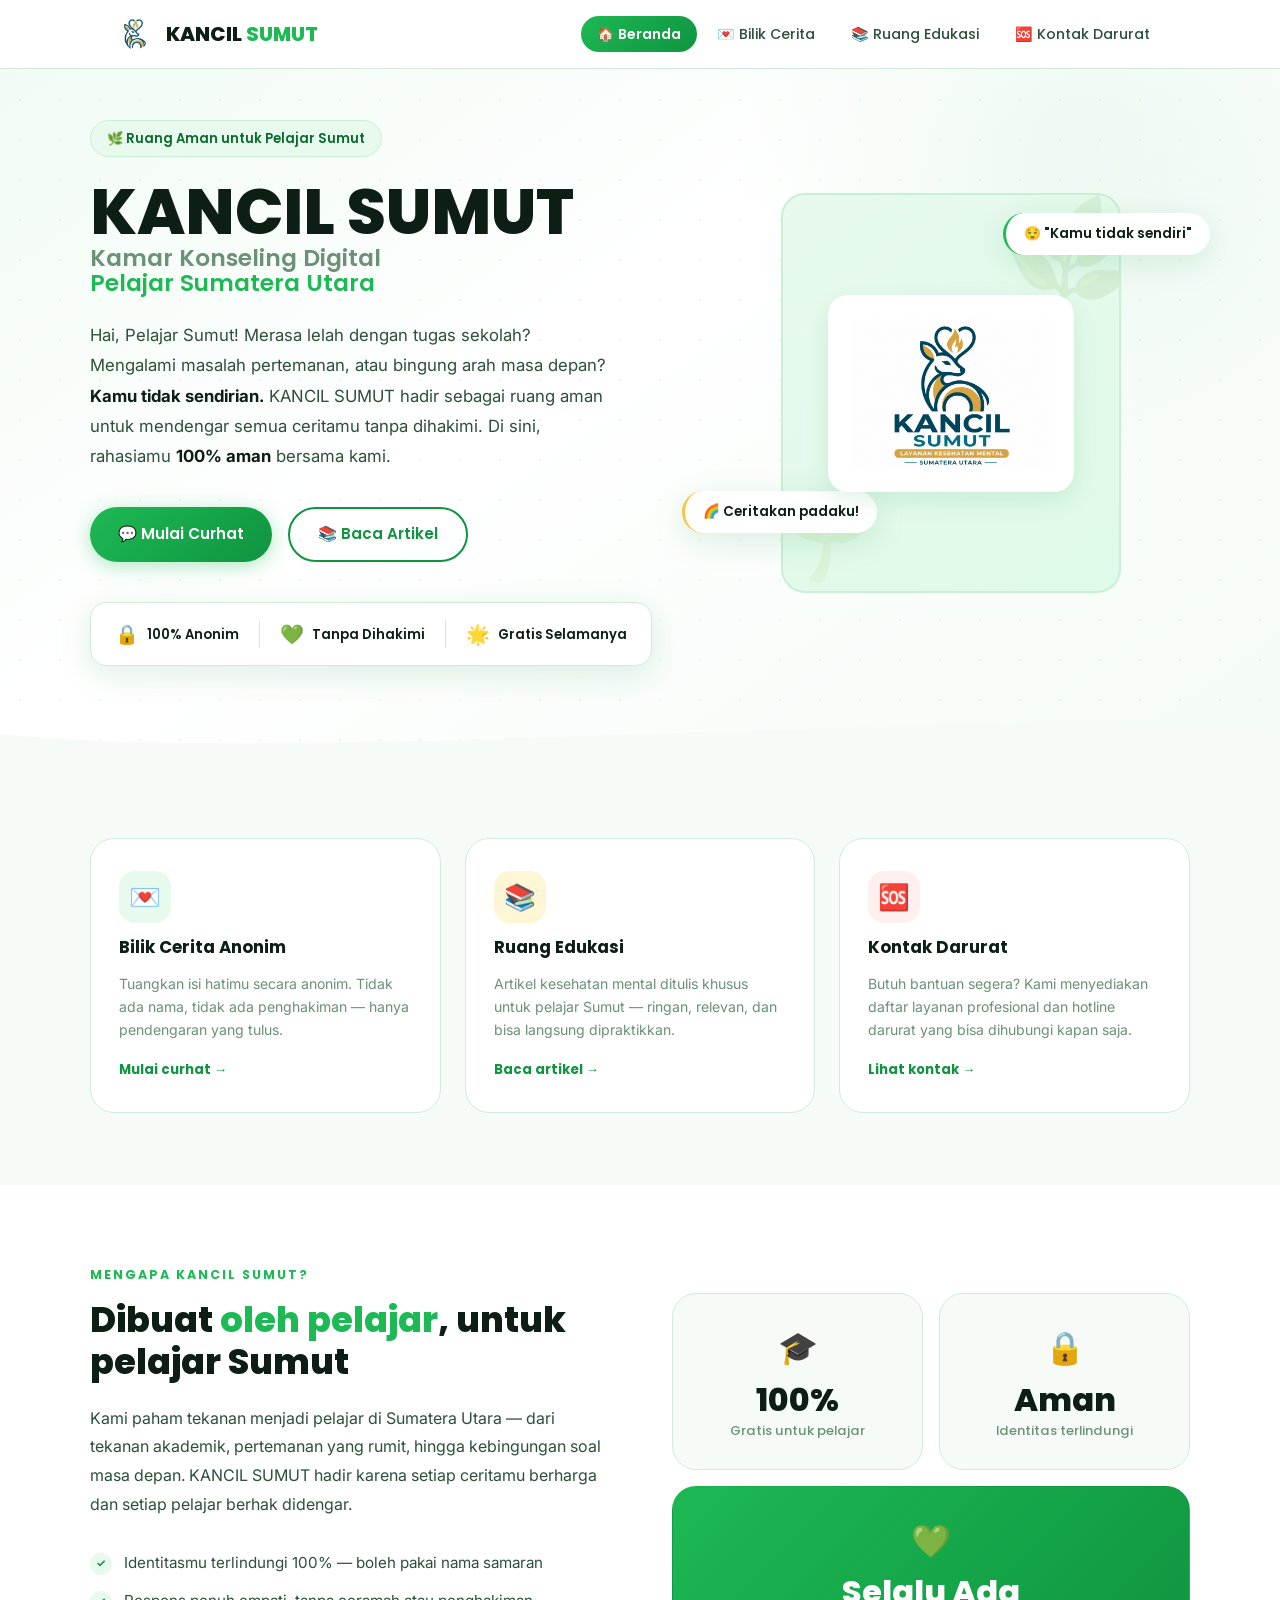
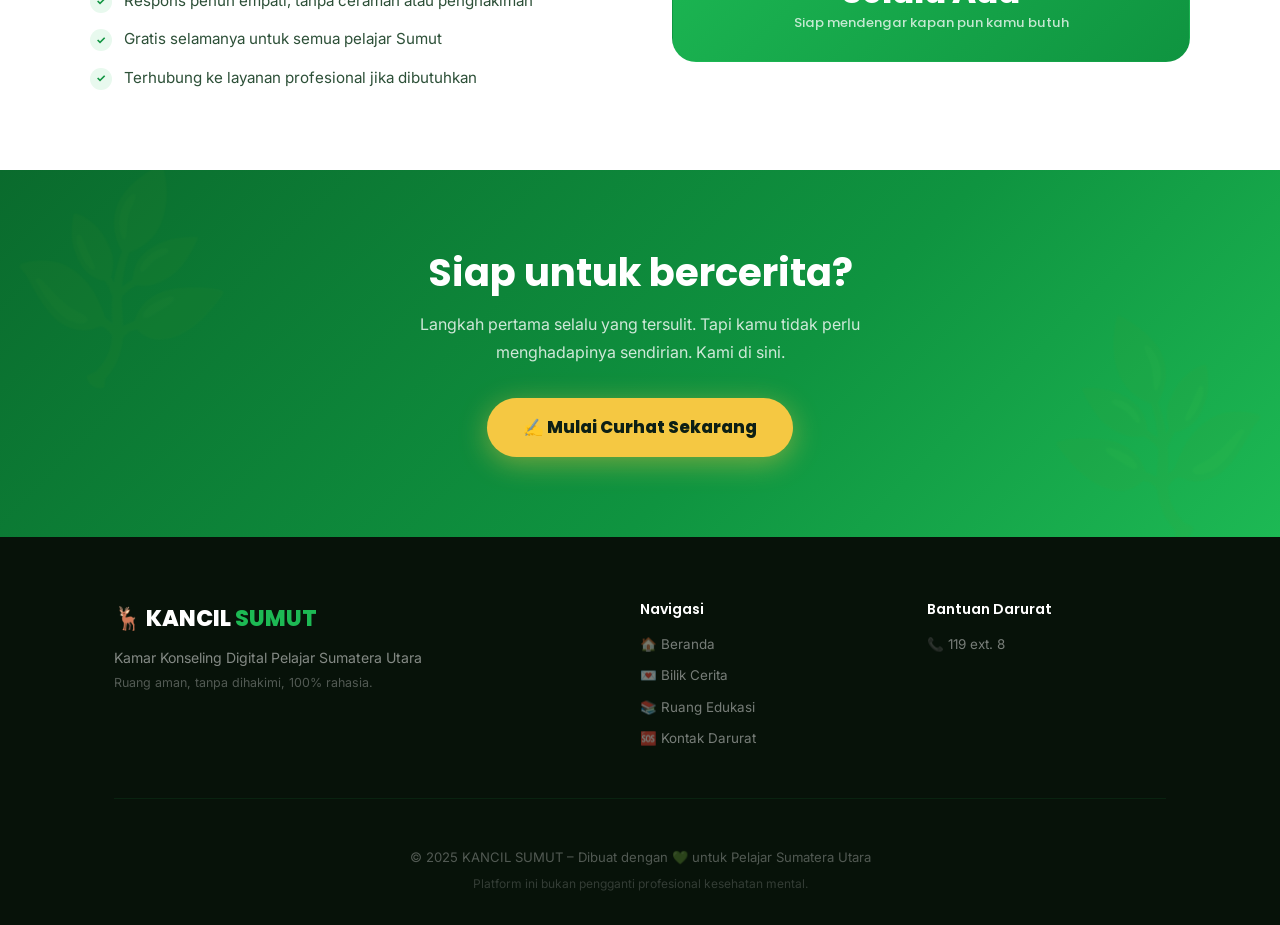
<file: index.html>
<!DOCTYPE html>
<html lang="id">
<head>
    <link rel="icon" type="image/png" href="loco-icon.png" />
  <meta charset="UTF-8" />
  <meta name="viewport" content="width=device-width, initial-scale=1.0" />
  <title>KANCIL SUMUT – Beranda</title>
  <link rel="stylesheet" href="style.css" />
  <style>

    .hero {
      display: flex;
      align-items: center;
      background: linear-gradient(145deg, #F0FBF4 0%, #FFFFFF 45%, #F4FBF6 100%);
      padding: 120px 24px 100px;
      position: relative;
    }

    /* Pola titik hijau */
    .hero::before {
      content: '';
      position: absolute;
      inset: 0;
      background-image: radial-gradient(circle, rgba(29,185,84,0.11) 1.5px, transparent 1.5px);
      background-size: 40px 40px;
      pointer-events: none;
    }

    /* Lingkaran cahaya */
    .hero::after {
      content: '';
      position: absolute;
      width: 700px; height: 700px;
      border-radius: 50%;
      background: radial-gradient(circle, rgba(29,185,84,0.07) 0%, transparent 70%);
      top: -200px; right: -150px;
      pointer-events: none;
      z-index: 0;
    }

    .hero-container {
      max-width: 1100px;
      margin: 0 auto;
      display: grid;
      grid-template-columns: 1fr 1fr;
      gap: 60px;
      align-items: center;
      width: 100%;
      position: relative;
      z-index: 1;
    }

    .hero-badge {
      display: inline-flex;
      align-items: center;
      gap: 6px;
      background: var(--green-light);
      color: var(--green-deep);
      font-family: var(--font-display);
      font-weight: 600;
      font-size: 0.82rem;
      padding: 7px 16px;
      border-radius: 50px;
      margin-bottom: 20px;
      border: 1px solid var(--green-soft);
    }

    .hero-title {
      font-size: clamp(2.4rem, 5vw, 4rem);
      font-weight: 800;
      line-height: 1.08;
      color: var(--dark);
      margin-bottom: 24px;
    }

    .hero-subtitle-line {
      display: block;
      font-size: clamp(1rem, 2.2vw, 1.45rem);
      font-weight: 600;
      color: var(--muted);
    }
    .hero-subtitle-line.accent { color: var(--green); }

    .hero-greeting {
      font-size: 1.05rem;
      color: var(--mid);
      line-height: 1.8;
      margin-bottom: 36px;
      max-width: 520px;
    }
    .hero-greeting strong { color: var(--dark); }

    .hero-actions { display: flex; gap: 16px; flex-wrap: wrap; margin-bottom: 40px; }

    /* Stats bar */
    .hero-stats {
      display: flex;
      align-items: center;
      gap: 20px;
      padding: 16px 24px;
      background: var(--white);
      border-radius: var(--radius-md);
      box-shadow: var(--shadow-md);
      width: fit-content;
      border: 1px solid var(--border);
    }

    .stat-item { display: flex; align-items: center; gap: 8px; }
    .stat-icon { font-size: 1.2rem; }
    .stat-label {
      font-family: var(--font-display);
      font-weight: 600;
      font-size: 0.82rem;
      color: var(--dark);
      white-space: nowrap;
    }
    .stat-divider { width: 1px; height: 28px; background: var(--border); }

    /* ── HERO VISUAL ── */
    .hero-visual {
      position: relative;
      display: flex;
      justify-content: center;
      align-items: center;
    }

    .photo-frame { position: relative; width: 340px; height: 400px; }

    .photo-placeholder {
      width: 100%; height: 100%;
      background: linear-gradient(145deg, var(--green-light), #DFFAE8);
      border-radius: var(--radius-lg);
      display: flex;
      align-items: center;
      justify-content: center;
      border: 2px solid var(--green-soft);
      position: relative;
      overflow: hidden;
    }

    .photo-placeholder::before {
      content: '🌿';
      position: absolute;
      font-size: 6rem;
      opacity: 0.1;
      top: -10px; right: -10px;
      transform: rotate(-20deg);
    }
    .photo-placeholder::after {
      content: '🌱';
      position: absolute;
      font-size: 5rem;
      opacity: 0.1;
      bottom: -10px; left: -10px;
      transform: rotate(15deg);
    }

    .photo-placeholder-inner { text-align: center; position: relative; z-index: 1; }

    .photo-icon {
      font-size: 4.5rem;
      display: block;
      margin-bottom: 12px;
      animation: float 3s ease-in-out infinite;
    }

.logo-frame {
      padding: 28px;
    }
    .hero-logo-img {
      max-width: 88%;
      max-height: 88%;
      width: auto;
      height: auto;
      object-fit: contain;
      position: relative;
      z-index: 1;
      background: var(--white);
      border-radius: 20px;
      padding: 24px;
      box-shadow: 0 8px 24px rgba(15,148,64,0.12);
    }

    @keyframes float {
      0%,100% { transform: translateY(0); }
      50%      { transform: translateY(-10px); }
    }

    .photo-caption {
      font-family: var(--font-display);
      font-weight: 700;
      font-size: 1.05rem;
      color: var(--green-deep);
      margin-bottom: 4px;
    }
    .photo-hint { font-size: 0.78rem; color: var(--muted); }

    .photo-badge {
      position: absolute;
      bottom: -16px; left: 50%;
      transform: translateX(-50%);
      background: linear-gradient(135deg, var(--green-dark), var(--green-deep));
      color: var(--white);
      font-family: var(--font-display);
      font-weight: 600;
      font-size: 0.8rem;
      padding: 8px 20px;
      border-radius: 50px;
      white-space: nowrap;
      box-shadow: 0 4px 16px rgba(15,148,64,0.4);
    }

    .floating-card {
      position: absolute;
      background: var(--white);
      font-family: var(--font-display);
      font-weight: 600;
      font-size: 0.85rem;
      padding: 10px 18px;
      border-radius: 50px;
      box-shadow: var(--shadow-md);
      color: var(--dark);
      white-space: nowrap;
    }
    .card-1 { top: 20px; right: -20px; animation: float 3s ease-in-out infinite; border-left: 3px solid var(--green); }
    .card-2 { bottom: 60px; left: -30px; animation: float 3s ease-in-out infinite 1.5s; border-left: 3px solid var(--gold); }

    /* Wave divider */
    .wave-divider { position: absolute; bottom: 0; left: 0; width: 100%; line-height: 0; }
    .wave-divider svg { display: block; width: 100%; height: 64px; }

    /* ── FITUR KILAT (3 kartu di bawah hero) ── */
    .quick-features {
      padding: 72px 24px;
      background: var(--off-white);
    }

    .quick-grid {
      display: grid;
      grid-template-columns: repeat(3, 1fr);
      gap: 24px;
      max-width: 1100px;
      margin: 0 auto;
    }

    .quick-card {
      background: var(--white);
      border-radius: var(--radius-lg);
      padding: 32px 28px;
      border: 1px solid var(--border);
      display: flex;
      flex-direction: column;
      gap: 14px;
      transition: var(--transition);
      cursor: pointer;
      text-decoration: none;
      color: inherit;
    }

    .quick-card:hover {
      transform: translateY(-6px);
      box-shadow: var(--shadow-lg);
      border-color: var(--green-soft);
    }

    .quick-card-icon {
      width: 52px; height: 52px;
      border-radius: var(--radius-md);
      display: flex;
      align-items: center;
      justify-content: center;
      font-size: 1.6rem;
    }

    .qi-1 { background: var(--green-light); }
    .qi-2 { background: #FFF6D5; }
    .qi-3 { background: #FFF0F0; }

    .quick-card h3 {
      font-size: 1.05rem;
      font-weight: 700;
      color: var(--dark);
    }

    .quick-card p {
      font-size: 0.88rem;
      color: var(--muted);
      line-height: 1.65;
      flex: 1;
    }

    .quick-card-arrow {
      font-size: 0.82rem;
      font-weight: 700;
      font-family: var(--font-display);
      color: var(--green-dark);
      display: flex;
      align-items: center;
      gap: 4px;
      margin-top: 4px;
    }

    /* ── WHY SECTION ── */
    .why-section {
      padding: 80px 24px;
      background: var(--white);
    }

    .why-inner {
      max-width: 1100px;
      margin: 0 auto;
      display: grid;
      grid-template-columns: 1fr 1fr;
      gap: 64px;
      align-items: center;
    }

   
    .why-eyebrow {
      font-family: var(--font-display);
      font-size: 0.78rem;
      font-weight: 700;
      text-transform: uppercase;
      letter-spacing: 2px;
      color: var(--green);
      margin-bottom: 14px;
    }

    .why-title {
      font-size: clamp(1.6rem, 3vw, 2.2rem);
      font-weight: 800;
      color: var(--dark);
      margin-bottom: 20px;
      line-height: 1.2;
    }

    .why-title span { color: var(--green); }

    .why-desc {
      font-size: 1rem;
      color: var(--mid);
      line-height: 1.8;
      margin-bottom: 32px;
    }

    .why-list {
      list-style: none;
      display: flex;
      flex-direction: column;
      gap: 14px;
    }

    .why-list li {
      display: flex;
      align-items: flex-start;
      gap: 12px;
      font-size: 0.95rem;
      color: var(--mid);
    }

    .why-check {
      width: 22px; height: 22px;
      background: var(--green-light);
      border-radius: 50%;
      display: flex;
      align-items: center;
      justify-content: center;
      font-size: 0.7rem;
      color: var(--green-dark);
      flex-shrink: 0;
      margin-top: 2px;
      font-weight: 700;
    }

    .why-visual-col {
      display: grid;
      grid-template-columns: 1fr 1fr;
      gap: 16px;
    }

    .why-stat-card {
      background: var(--off-white);
      border: 1px solid var(--border);
      border-radius: var(--radius-lg);
      padding: 28px 20px;
      text-align: center;
    }

    .why-stat-card.highlight {
      background: linear-gradient(135deg, var(--green), var(--green-dark));
      border-color: transparent;
      grid-column: span 2;
    }

    .wsc-icon { font-size: 2rem; margin-bottom: 10px; display: block; }
    .wsc-num {
      font-family: var(--font-display);
      font-weight: 800;
      font-size: 2rem;
      color: var(--dark);
      line-height: 1;
      margin-bottom: 4px;
    }
    .why-stat-card.highlight .wsc-num { color: var(--white); }
    .wsc-label { font-size: 0.82rem; color: var(--muted); font-family: var(--font-display); font-weight: 500; }
    .why-stat-card.highlight .wsc-label { color: rgba(255,255,255,0.75); }

    /* ── CTA AKHIR BERANDA ── */
    .home-cta {
      padding: 80px 24px;
      background: linear-gradient(135deg, var(--green-deep) 0%, var(--green-dark) 60%, var(--green) 100%);
      text-align: center;
      position: relative;
      overflow: hidden;
    }

    .home-cta::before {
      content: '🌿';
      position: absolute;
      font-size: 10rem;
      opacity: 0.06;
      top: -20px; left: 20px;
      transform: rotate(-25deg);
    }
    .home-cta::after {
      content: '🌿';
      position: absolute;
      font-size: 10rem;
      opacity: 0.06;
      bottom: -20px; right: 20px;
      transform: rotate(25deg) scaleX(-1);
    }

    .home-cta h2 {
      font-size: clamp(1.6rem, 3.5vw, 2.4rem);
      color: var(--white);
      margin-bottom: 14px;
      position: relative;
    }

    .home-cta p {
      color: rgba(255,255,255,0.8);
      font-size: 1rem;
      max-width: 500px;
      margin: 0 auto 32px;
      line-height: 1.75;
      position: relative;
    }

    .btn-gold {
      display: inline-flex;
      align-items: center;
      gap: 10px;
      background: var(--gold);
      color: var(--dark);
      font-family: var(--font-display);
      font-weight: 800;
      font-size: 1.05rem;
      padding: 16px 36px;
      border-radius: 50px;
      transition: var(--transition);
      box-shadow: 0 6px 28px rgba(245,200,66,0.45);
      position: relative;
    }

    .btn-gold:hover {
      transform: translateY(-4px) scale(1.02);
      box-shadow: 0 12px 40px rgba(245,200,66,0.6);
    }

    /* Responsive */
    @media (max-width: 900px) {
      .hero-container { grid-template-columns: 1fr; gap: 48px; text-align: center; }
      .hero-visual { order: -1; }
      .hero-actions { justify-content: center; }
      .hero-stats { margin: 0 auto; flex-wrap: wrap; justify-content: center; }
      .quick-grid { grid-template-columns: 1fr; }
      .why-inner { grid-template-columns: 1fr; gap: 40px; }
      .why-visual-col { grid-template-columns: repeat(2,1fr); }
    }

    @media (max-width: 640px) {
      .hero { padding: 88px 20px 60px; }
      .hero-title { font-size: 2rem; }
      .photo-frame { width: 260px; height: 300px; }
      .card-1 { right: -10px; }
      .card-2 { left: -10px; }
      .stat-divider { display: none; }
      .hero-stats { gap: 12px; padding: 12px 16px; }
    }
  </style>
</head>
<body>

  <!-- NAVBAR -->
  <nav class="navbar" id="navbar">
    <div class="nav-container">
     <a href="index.html" class="nav-logo">
    <img src="loco-icon.png"
         class="logo-icon">

    <span>KANCIL <span class="logo-accent">SUMUT</span></span>
</a>
      <button class="nav-toggle" id="navToggle" aria-label="Buka menu">
        <span></span><span></span><span></span>
      </button>
      <ul class="nav-links" id="navLinks">
        <li><a href="index.html"           class="nav-link active">🏠 Beranda</a></li>
        <li><a href="bilik.html"    class="nav-link">💌 Bilik Cerita</a></li>
        <li><a href="re.html"   class="nav-link">📚 Ruang Edukasi</a></li>
        <li><a href="kontak.html".html"  class="nav-link">🆘 Kontak Darurat</a></li>
      </ul>
    </div>
  </nav>

  <!-- HERO -->
  <section class="hero">
    <div class="hero-container">
      <div class="hero-content">
        <div class="hero-badge">🌿 Ruang Aman untuk Pelajar Sumut</div>
        <h1 class="hero-title">
          KANCIL SUMUT
          <span class="hero-subtitle-line">Kamar Konseling Digital</span>
          <span class="hero-subtitle-line accent">Pelajar Sumatera Utara</span>
        </h1>
        <p class="hero-greeting">
          Hai, Pelajar Sumut! Merasa lelah dengan tugas sekolah? Mengalami masalah pertemanan,
          atau bingung arah masa depan? <strong>Kamu tidak sendirian.</strong> KANCIL SUMUT hadir
          sebagai ruang aman untuk mendengar semua ceritamu tanpa dihakimi. Di sini, rahasiamu
          <strong>100% aman</strong> bersama kami.
        </p>
        <div class="hero-actions">
          <a href="bilik.html" class="btn btn-primary">💬 Mulai Curhat</a>
          <a href="re.html" class="btn btn-outline">📚 Baca Artikel</a>
        </div>
        <div class="hero-stats">
          <div class="stat-item"><span class="stat-icon">🔒</span><span class="stat-label">100% Anonim</span></div>
          <div class="stat-divider"></div>
          <div class="stat-item"><span class="stat-icon">💚</span><span class="stat-label">Tanpa Dihakimi</span></div>
          <div class="stat-divider"></div>
          <div class="stat-item"><span class="stat-icon">🌟</span><span class="stat-label">Gratis Selamanya</span></div>
        </div>
      </div>

<div class="hero-visual">
        <div class="photo-frame">
          <div class="photo-placeholder logo-frame">
            <img src="kancil.png" alt="KANCIL SUMUT - Layanan Kesehatan Mental Sumatera Utara" class="hero-logo-img" />
          </div>
        </div>
        <div class="floating-card card-1">😌 "Kamu tidak sendiri"</div>
        <div class="floating-card card-2">🌈 Ceritakan padaku!</div>
      </div>
    </div>

    <div class="wave-divider">
      <svg viewBox="0 0 1440 64" xmlns="http://www.w3.org/2000/svg" preserveAspectRatio="none">
        <path d="M0,32 C360,64 1080,0 1440,32 L1440,64 L0,64 Z" fill="#F7FBF8"/>
      </svg>
    </div>
  </section>

  <!-- QUICK FEATURES -->
  <section class="quick-features">
    <div class="quick-grid">
      <a href="bilik.html" class="quick-card fade-up">
        <div class="quick-card-icon qi-1">💌</div>
        <h3>Bilik Cerita Anonim</h3>
        <p>Tuangkan isi hatimu secara anonim. Tidak ada nama, tidak ada penghakiman — hanya pendengaran yang tulus.</p>
        <span class="quick-card-arrow">Mulai curhat →</span>
      </a>
      <a href="re.html" class="quick-card fade-up" style="transition-delay:80ms">
        <div class="quick-card-icon qi-2">📚</div>
        <h3>Ruang Edukasi</h3>
        <p>Artikel kesehatan mental ditulis khusus untuk pelajar Sumut — ringan, relevan, dan bisa langsung dipraktikkan.</p>
        <span class="quick-card-arrow">Baca artikel →</span>
      </a>
      <a href="kontak.html" class="quick-card fade-up" style="transition-delay:160ms">
        <div class="quick-card-icon qi-3">🆘</div>
        <h3>Kontak Darurat</h3>
        <p>Butuh bantuan segera? Kami menyediakan daftar layanan profesional dan hotline darurat yang bisa dihubungi kapan saja.</p>
        <span class="quick-card-arrow">Lihat kontak →</span>
      </a>
    </div>
  </section>

  <!-- WHY KANCIL -->
  <section class="why-section">
    <div class="why-inner">
      <div class="why-text-col fade-up">
        <p class="why-eyebrow">Mengapa KANCIL SUMUT?</p>
        <h2 class="why-title">Dibuat <span>oleh pelajar</span>, untuk pelajar Sumut</h2>
        <p class="why-desc">
          Kami paham tekanan menjadi pelajar di Sumatera Utara — dari tekanan akademik, pertemanan yang rumit,
          hingga kebingungan soal masa depan. KANCIL SUMUT hadir karena setiap ceritamu berharga dan setiap pelajar berhak didengar.
        </p>
        <ul class="why-list">
          <li><span class="why-check">✓</span> Identitasmu terlindungi 100% — boleh pakai nama samaran</li>
          <li><span class="why-check">✓</span> Respons penuh empati, tanpa ceramah atau penghakiman</li>
          <li><span class="why-check">✓</span> Gratis selamanya untuk semua pelajar Sumut</li>
          <li><span class="why-check">✓</span> Terhubung ke layanan profesional jika dibutuhkan</li>
        </ul>
      </div>
      <div class="why-visual-col fade-up" style="transition-delay:100ms">
        <div class="why-stat-card">
          <span class="wsc-icon">🎓</span>
          <div class="wsc-num">100%</div>
          <div class="wsc-label">Gratis untuk pelajar</div>
        </div>
        <div class="why-stat-card">
          <span class="wsc-icon">🔒</span>
          <div class="wsc-num">Aman</div>
          <div class="wsc-label">Identitas terlindungi</div>
        </div>
        <div class="why-stat-card highlight">
          <span class="wsc-icon">💚</span>
          <div class="wsc-num">Selalu Ada</div>
          <div class="wsc-label">Siap mendengar kapan pun kamu butuh</div>
        </div>
      </div>
    </div>
  </section>

  <!-- HOME CTA -->
  <section class="home-cta">
    <h2 class="fade-up">Siap untuk bercerita?</h2>
    <p class="fade-up">Langkah pertama selalu yang tersulit. Tapi kamu tidak perlu menghadapinya sendirian. Kami di sini.</p>
    <a href="bilik.html" class="btn-gold fade-up">✍️ Mulai Curhat Sekarang</a>
  </section>

  <!-- FOOTER -->
  <footer class="footer">
    <div class="container">
      <div class="footer-top">
        <div class="footer-brand">
          <div class="footer-logo">🦌 KANCIL <span>SUMUT</span></div>
          <p class="footer-tagline">Kamar Konseling Digital Pelajar Sumatera Utara</p>
          <p class="footer-tagline2">Ruang aman, tanpa dihakimi, 100% rahasia.</p>
        </div>
        <div class="footer-links-col">
          <h4>Navigasi</h4>
          <ul>
            <li><a href="index.html">🏠 Beranda</a></li>
            <li><a href="bilik.html">💌 Bilik Cerita</a></li>
            <li><a href="re.html">📚 Ruang Edukasi</a></li>
            <li><a href="kontak.html">🆘 Kontak Darurat</a></li>
          </ul>
        </div>
        <div class="footer-links-col">
          <h4>Bantuan Darurat</h4>
          <ul>
            <li><a href="tel:119">📞 119 ext. 8</a></li>
          </ul>
        </div>
      </div>
      <div class="footer-bottom">
        <p>© 2025 KANCIL SUMUT – Dibuat dengan 💚 untuk Pelajar Sumatera Utara</p>
        <p class="footer-disclaimer">Platform ini bukan pengganti profesional kesehatan mental.</p>
      </div>
    </div>
  </footer>

  <button class="scroll-top" id="scrollTop" aria-label="Kembali ke atas">↑</button>

  <script src="script.js"></script>
</body>
</html>
</file>
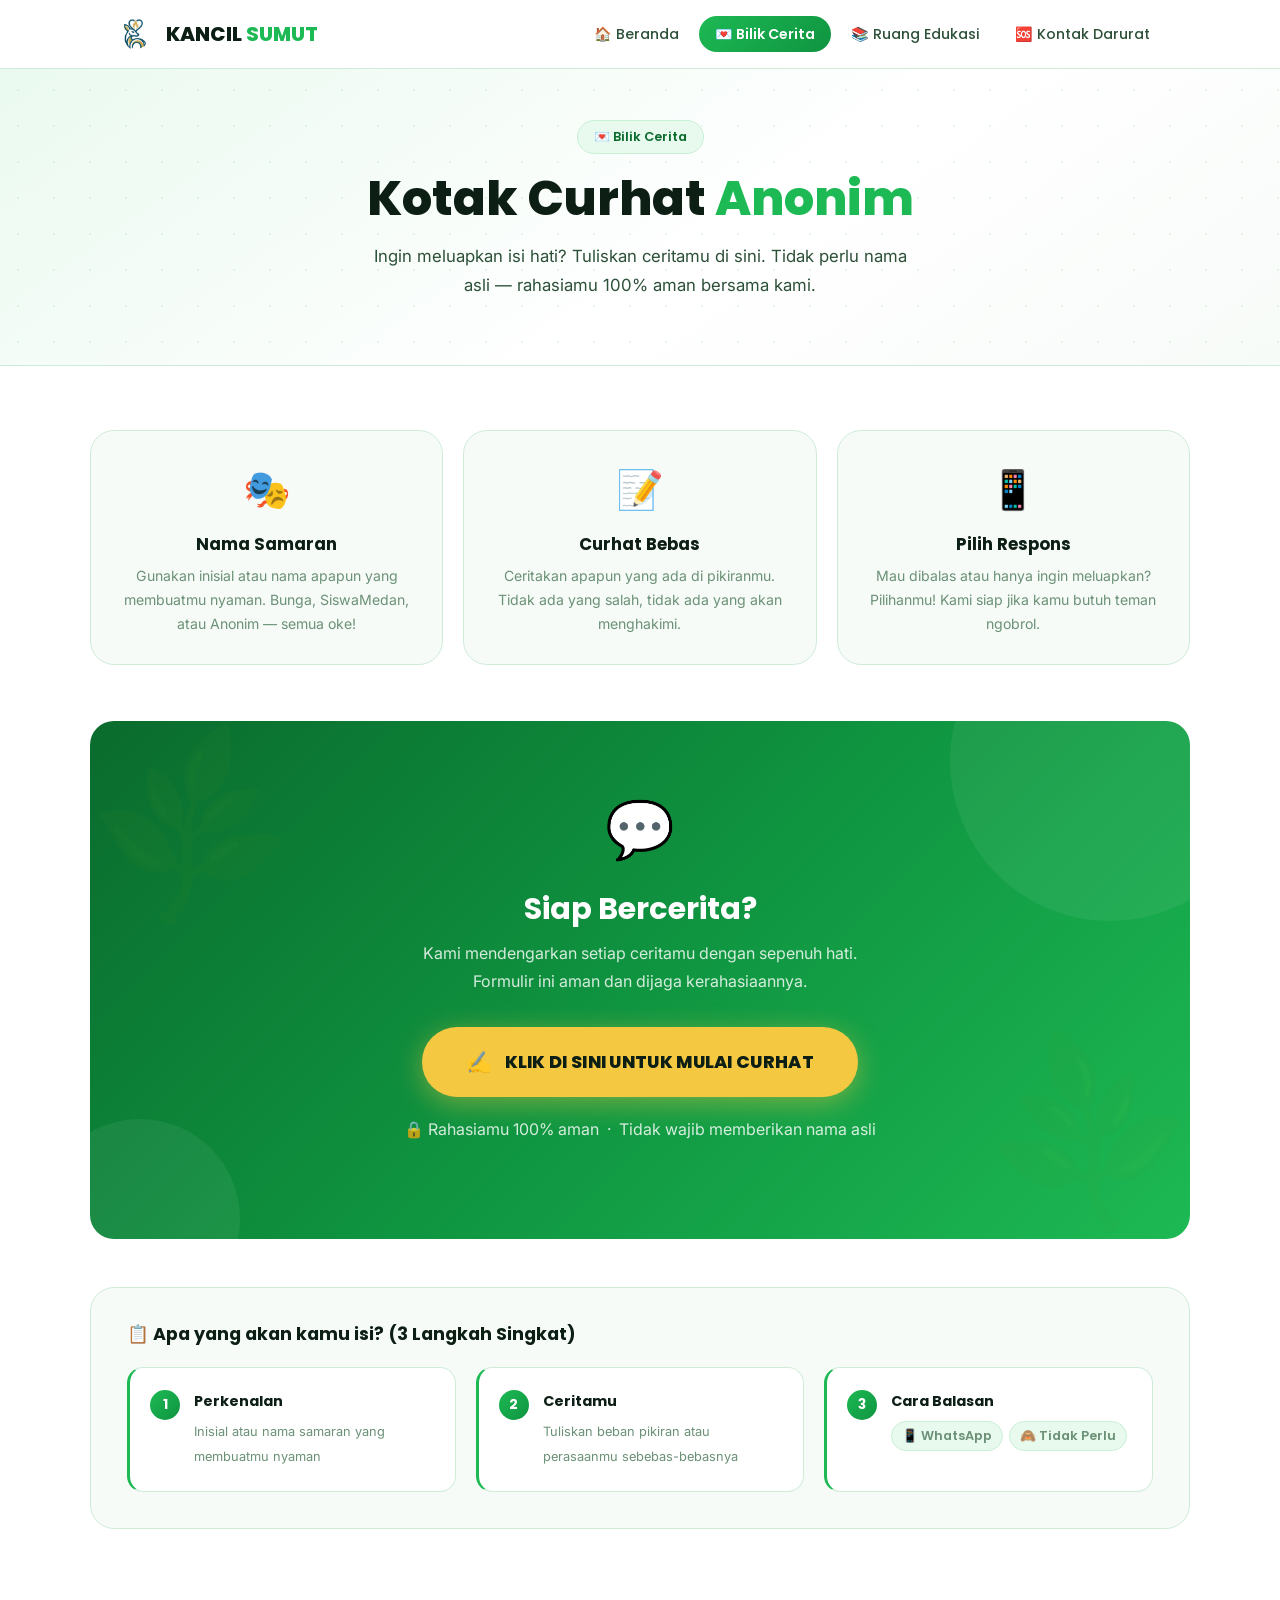
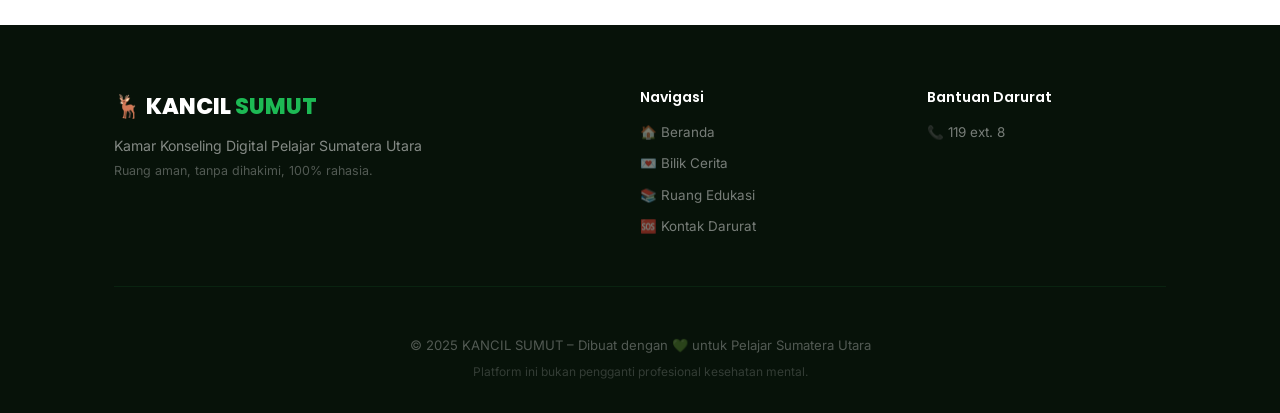
<file: bilik.html>
<!DOCTYPE html>
<html lang="id">
<head>
  <link rel="icon" type="image/png" href="loco-icon.png" />
  <meta charset="UTF-8" />
  <meta name="viewport" content="width=device-width, initial-scale=1.0" />
  <title>Bilik Cerita – KANCIL SUMUT</title>
  <link rel="stylesheet" href="style.css" />
  <style>
    .main-content { padding: 64px 24px 96px; background: var(--white); }

    /* ── FITUR CARDS ── */
    .feature-grid {
      display: grid;
      grid-template-columns: repeat(3,1fr);
      gap: 20px;
      max-width: 1100px;
      margin: 0 auto 56px;
    }

    .feature-card {
      background: var(--off-white);
      border: 1px solid var(--border);
      border-radius: var(--radius-lg);
      padding: 28px 24px;
      text-align: center;
      transition: var(--transition);
    }

    .feature-card:hover {
      transform: translateY(-5px);
      box-shadow: var(--shadow-md);
      border-color: var(--green-soft);
      background: var(--white);
    }

    .feature-icon { font-size: 2.4rem; display: block; margin-bottom: 14px; }
    .feature-card h3 { font-size: 1.05rem; margin-bottom: 10px; color: var(--dark); }
    .feature-card p { font-size: 0.88rem; color: var(--muted); line-height: 1.7; }

    /* ── CTA BOX ── */
    .cta-box {
      max-width: 1100px;
      margin: 0 auto 48px;
      background: linear-gradient(135deg, var(--green-deep) 0%, var(--green-dark) 50%, var(--green) 100%);
      border-radius: var(--radius-lg);
      padding: 64px 40px;
      text-align: center;
      position: relative;
      overflow: hidden;
    }

    .cta-box::before { content:'🌿'; position:absolute; font-size:9rem; opacity:0.06; top:-10px; left:10px; transform:rotate(-25deg); }
    .cta-box::after  { content:'🌿'; position:absolute; font-size:9rem; opacity:0.06; bottom:-10px; right:10px; transform:rotate(25deg) scaleX(-1); }

    .cta-deco { position:absolute; inset:0; pointer-events:none; }
    .cta-circle { position:absolute; border-radius:50%; background:rgba(255,255,255,0.06); }
    .c1 { width:320px; height:320px; top:-120px; right:-80px; }
    .c2 { width:200px; height:200px; bottom:-80px; left:-50px; }

    .cta-emoji { font-size:3.5rem; display:block; margin-bottom:16px; animation:bounce 2s ease-in-out infinite; position:relative; }
    @keyframes bounce { 0%,100%{transform:scale(1)} 50%{transform:scale(1.12)} }

    .cta-box h2 { font-size:1.9rem; color:var(--white); margin-bottom:12px; position:relative; }
    .cta-box p  { color:rgba(255,255,255,0.82); font-size:1rem; margin-bottom:32px; max-width:480px; margin-left:auto; margin-right:auto; line-height:1.75; position:relative; }

    .btn-curhat {
      display: inline-flex;
      align-items: center;
      gap: 12px;
      background: var(--gold);
      color: var(--dark);
      font-family: var(--font-display);
      font-weight: 800;
      font-size: 1.1rem;
      padding: 18px 44px;
      border-radius: 50px;
      transition: var(--transition);
      box-shadow: 0 6px 28px rgba(245,200,66,0.45);
      position: relative;
      cursor: pointer;
      border: none;
      letter-spacing: 0.3px;
    }

    .btn-curhat-icon { font-size:1.3rem; animation:wiggle 2s ease-in-out infinite; }
    @keyframes wiggle { 0%,100%{transform:rotate(0)} 25%{transform:rotate(-10deg)} 75%{transform:rotate(10deg)} }

    .btn-curhat:hover { transform:translateY(-4px) scale(1.02); box-shadow:0 12px 40px rgba(245,200,66,0.6); }
    .cta-note { color:rgba(255,255,255,0.6); font-size:0.84rem; margin-top:18px; position:relative; }

    /* ── FORM PREVIEW ── */
    .form-preview {
      max-width: 1100px;
      margin: 0 auto;
      background: var(--off-white);
      border-radius: var(--radius-lg);
      padding: 36px;
      border: 1px solid var(--border);
    }

    .preview-title { font-size:1.1rem; margin-bottom:22px; color:var(--dark); }

    .form-steps {
      display: grid;
      grid-template-columns: repeat(3,1fr);
      gap: 20px;
    }

    .form-step-item {
      background: var(--white);
      border-radius: var(--radius-md);
      padding: 22px 20px;
      border: 1px solid var(--border);
      border-left: 3px solid var(--green);
      display: flex;
      gap: 14px;
      align-items: flex-start;
    }

    .step-num-circle {
      width: 30px; height: 30px;
      background: linear-gradient(135deg, var(--green), var(--green-dark));
      color: var(--white);
      border-radius: 50%;
      display: flex;
      align-items: center;
      justify-content: center;
      font-family: var(--font-display);
      font-weight: 700;
      font-size: 0.85rem;
      flex-shrink: 0;
    }

    .step-text strong { display:block; font-family:var(--font-display); font-size:0.9rem; margin-bottom:5px; color:var(--dark); }
    .step-text span   { font-size:0.8rem; color:var(--muted); }

    .opt-badges { display:flex; flex-wrap:wrap; gap:6px; margin-top:8px; }
    .opt-badge {
      background: var(--green-light);
      color: var(--green-deep);
      font-size: 0.75rem;
      font-weight: 600;
      padding: 4px 10px;
      border-radius: 50px;
      font-family: var(--font-display);
      border: 1px solid var(--green-soft);
    }

    @media (max-width:900px) { .feature-grid{grid-template-columns:1fr} .form-steps{grid-template-columns:1fr} }
  </style>
</head>
<body>

  <nav class="navbar" id="navbar">
    <div class="nav-container">
         <a href="index.html" class="nav-logo">
    <img src="loco-icon.png"
         class="logo-icon">

    <span>KANCIL <span class="logo-accent">SUMUT</span></span>
</a>
      <button class="nav-toggle" id="navToggle" aria-label="Buka menu">
        <span></span><span></span><span></span>
      </button>
      <ul class="nav-links" id="navLinks">
        <li><a href="index.html"           class="nav-link">🏠 Beranda</a></li>
        <li><a href="bilik.html"    class="nav-link active">💌 Bilik Cerita</a></li>
        <li><a href="re.html"   class="nav-link">📚 Ruang Edukasi</a></li>
        <li><a href="kontak.html"  class="nav-link">🆘 Kontak Darurat</a></li>
      </ul>
    </div>
  </nav>

  <div class="page-hero">
    <span class="page-hero-badge">💌 Bilik Cerita</span>
    <h1>Kotak Curhat <em>Anonim</em></h1>
    <p>Ingin meluapkan isi hati? Tuliskan ceritamu di sini. Tidak perlu nama asli — rahasiamu 100% aman bersama kami.</p>
  </div>

  <div class="main-content">

    <!-- Fitur -->
    <div class="feature-grid">
      <div class="feature-card fade-up">
        <span class="feature-icon">🎭</span>
        <h3>Nama Samaran</h3>
        <p>Gunakan inisial atau nama apapun yang membuatmu nyaman. Bunga, SiswaMedan, atau Anonim — semua oke!</p>
      </div>
      <div class="feature-card fade-up" style="transition-delay:80ms">
        <span class="feature-icon">📝</span>
        <h3>Curhat Bebas</h3>
        <p>Ceritakan apapun yang ada di pikiranmu. Tidak ada yang salah, tidak ada yang akan menghakimi.</p>
      </div>
      <div class="feature-card fade-up" style="transition-delay:160ms">
        <span class="feature-icon">📱</span>
        <h3>Pilih Respons</h3>
        <p>Mau dibalas atau hanya ingin meluapkan? Pilihanmu! Kami siap jika kamu butuh teman ngobrol.</p>
      </div>
    </div>

    <!-- CTA Box -->
    <div class="cta-box fade-up">
      <div class="cta-deco">
        <div class="cta-circle c1"></div>
        <div class="cta-circle c2"></div>
      </div>
      <span class="cta-emoji">💬</span>
      <h2>Siap Bercerita?</h2>
      <p>Kami mendengarkan setiap ceritamu dengan sepenuh hati. Formulir ini aman dan dijaga kerahasiaannya.</p>
      <a href="curhat.html" class="btn-curhat">
        <span class="btn-curhat-icon">✍️</span>
        KLIK DI SINI UNTUK MULAI CURHAT
      </a>
      <p class="cta-note">🔒 Rahasiamu 100% aman &nbsp;·&nbsp; Tidak wajib memberikan nama asli</p>
    </div>

    <!-- Form Preview -->
    <div class="form-preview fade-up">
      <h3 class="preview-title">📋 Apa yang akan kamu isi? (3 Langkah Singkat)</h3>
      <div class="form-steps">
        <div class="form-step-item">
          <div class="step-num-circle">1</div>
          <div class="step-text">
            <strong>Perkenalan</strong>
            <span>Inisial atau nama samaran yang membuatmu nyaman</span>
          </div>
        </div>
        <div class="form-step-item">
          <div class="step-num-circle">2</div>
          <div class="step-text">
            <strong>Ceritamu</strong>
            <span>Tuliskan beban pikiran atau perasaanmu sebebas-bebasnya</span>
          </div>
        </div>
        <div class="form-step-item">
          <div class="step-num-circle">3</div>
          <div class="step-text">
            <strong>Cara Balasan</strong>
            <div class="opt-badges">
              <span class="opt-badge">📱 WhatsApp</span>
              <span class="opt-badge">🙈 Tidak Perlu</span>
            </div>
          </div>
        </div>
      </div>
    </div>

  </div>

  <footer class="footer">
    <div class="container">
      <div class="footer-top">
        <div>
          <div class="footer-logo">🦌 KANCIL <span>SUMUT</span></div>
          <p class="footer-tagline">Kamar Konseling Digital Pelajar Sumatera Utara</p>
          <p class="footer-tagline2">Ruang aman, tanpa dihakimi, 100% rahasia.</p>
        </div>
        <div class="footer-links-col">
          <h4>Navigasi</h4>
          <ul>
            <li><a href="index.html">🏠 Beranda</a></li>
            <li><a href="bilik.html">💌 Bilik Cerita</a></li>
            <li><a href="re.html">📚 Ruang Edukasi</a></li>
            <li><a href="kontak.html">🆘 Kontak Darurat</a></li>
          </ul>
        </div>
        <div class="footer-links-col">
          <h4>Bantuan Darurat</h4>
          <ul>
            <li><a href="tel:119">📞 119 ext. 8</a></li>
          </ul>
        </div>
      </div>
      <div class="footer-bottom">
        <p>© 2025 KANCIL SUMUT – Dibuat dengan 💚 untuk Pelajar Sumatera Utara</p>
        <p class="footer-disclaimer">Platform ini bukan pengganti profesional kesehatan mental.</p>
      </div>
    </div>
  </footer>

  <button class="scroll-top" id="scrollTop" aria-label="Kembali ke atas">↑</button>
  <script src="script.js"></script>
</body>
</html>
</file>
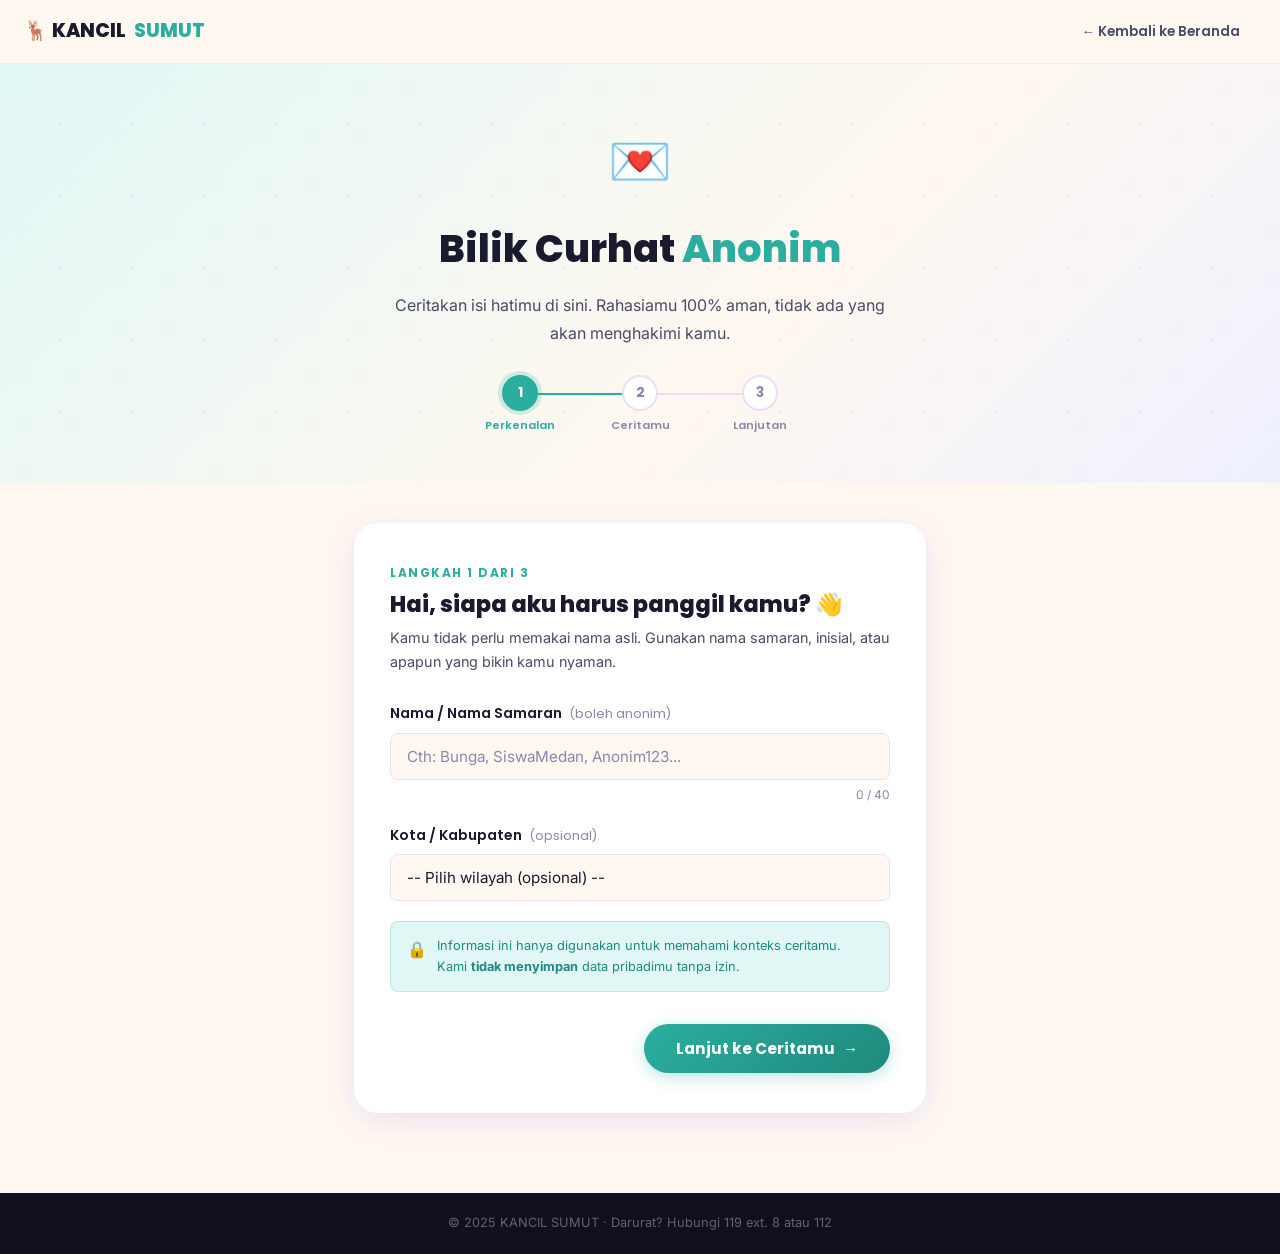
<file: curhat.html>
<!DOCTYPE html>
<html lang="id">
<head>
  <link rel="icon" type="image/png" href="loco-icon.png" />
  <meta charset="UTF-8" />
  <meta name="viewport" content="width=device-width, initial-scale=1.0" />
  <title>Bilik Curhat – KANCIL SUMUT</title>
  <link rel="preconnect" href="https://fonts.googleapis.com" />
  <link rel="preconnect" href="https://fonts.gstatic.com" crossorigin />
  <link href="https://fonts.googleapis.com/css2?family=Poppins:wght@400;600;700;800&family=Inter:wght@400;500;600&display=swap" rel="stylesheet" />

  <style>
    *, *::before, *::after { box-sizing: border-box; margin: 0; padding: 0; }

    :root {
      --teal:        #2BAE9F;
      --teal-dark:   #1E8A7D;
      --teal-light:  #E0F7F5;
      --purple:      #6C63FF;
      --purple-light:#EEF0FF;
      --yellow:      #FFD93D;
      --coral:       #FF6B6B;
      --cream:       #FFF8F0;
      --white:       #FFFFFF;
      --dark:        #1A1A2E;
      --mid:         #4A4A6A;
      --muted:       #8888AA;
      --border:      #E8E0F4;
      --radius-sm:   8px;
      --radius-md:   16px;
      --radius-lg:   24px;
      --shadow-sm:   0 2px 8px rgba(108,99,255,0.08);
      --shadow-md:   0 8px 32px rgba(108,99,255,0.14);
      --transition:  all 0.3s cubic-bezier(0.4,0,0.2,1);
      --font-display:'Poppins', sans-serif;
      --font-body:   'Inter', sans-serif;
    }

    html { scroll-behavior: smooth; font-size: 16px; }
    body {
      font-family: var(--font-body);
      background: var(--cream);
      color: var(--dark);
      line-height: 1.6;
      min-height: 100vh;
      overflow-x: hidden;
    }

    .topbar {
      background: rgba(255,248,240,0.95);
      backdrop-filter: blur(12px);
      border-bottom: 1px solid rgba(43,174,159,0.12);
      padding: 0 24px;
      height: 64px;
      display: flex;
      align-items: center;
      justify-content: space-between;
      position: sticky;
      top: 0;
      z-index: 100;
    }
    .topbar-logo {
      font-family: var(--font-display);
      font-weight: 800;
      font-size: 1.2rem;
      color: var(--dark);
      text-decoration: none;
      display: flex;
      align-items: center;
      gap: 8px;
    }
    .topbar-logo span { color: var(--teal); }
    .back-link {
      display: flex;
      align-items: center;
      gap: 6px;
      font-family: var(--font-display);
      font-size: 0.85rem;
      font-weight: 600;
      color: var(--mid);
      text-decoration: none;
      padding: 8px 16px;
      border-radius: 50px;
      transition: var(--transition);
    }
    .back-link:hover { color: var(--teal); background: var(--teal-light); }

    .page-hero {
      background: linear-gradient(135deg, #E0F7F5 0%, #FFF8F0 60%, #EEF0FF 100%);
      padding: 56px 24px 48px;
      text-align: center;
      position: relative;
      overflow: hidden;
    }
    .page-hero::before {
      content: '';
      position: absolute;
      inset: 0;
      background-image:
        radial-gradient(circle, rgba(43,174,159,0.06) 2px, transparent 2px),
        radial-gradient(circle, rgba(108,99,255,0.05) 2px, transparent 2px);
      background-size: 48px 48px, 72px 72px;
      background-position: 0 0, 24px 24px;
      pointer-events: none;
    }
    .hero-emoji {
      font-size: 3.2rem;
      display: block;
      margin-bottom: 16px;
      animation: gentle-float 4s ease-in-out infinite;
    }
    @keyframes gentle-float {
      0%, 100% { transform: translateY(0); }
      50%       { transform: translateY(-8px); }
    }
    .page-hero h1 {
      font-family: var(--font-display);
      font-size: clamp(1.6rem, 4vw, 2.4rem);
      font-weight: 800;
      color: var(--dark);
      margin-bottom: 12px;
    }
    .page-hero h1 em { font-style: normal; color: var(--teal); }
    .page-hero p {
      font-size: 1rem;
      color: var(--mid);
      max-width: 520px;
      margin: 0 auto 28px;
      line-height: 1.75;
    }

    .progress-wrap {
      display: flex;
      align-items: center;
      justify-content: center;
      gap: 0;
      max-width: 360px;
      margin: 0 auto;
      position: relative;
      z-index: 1;
    }
    .progress-step {
      display: flex;
      flex-direction: column;
      align-items: center;
      gap: 6px;
      flex: 1;
      position: relative;
    }
    .progress-step:not(:last-child)::after {
      content: '';
      position: absolute;
      top: 18px;
      left: 50%;
      width: 100%;
      height: 2px;
      background: var(--border);
      z-index: 0;
      transition: background 0.4s ease;
    }
    .progress-step.done:not(:last-child)::after,
    .progress-step.active:not(:last-child)::after { background: var(--teal); }
    .step-circle {
      width: 36px;
      height: 36px;
      border-radius: 50%;
      background: var(--white);
      border: 2px solid var(--border);
      display: flex;
      align-items: center;
      justify-content: center;
      font-family: var(--font-display);
      font-weight: 700;
      font-size: 0.85rem;
      color: var(--muted);
      transition: var(--transition);
      position: relative;
      z-index: 1;
    }
    .progress-step.active .step-circle {
      background: var(--teal);
      border-color: var(--teal);
      color: var(--white);
      box-shadow: 0 0 0 4px rgba(43,174,159,0.2);
    }
    .progress-step.done .step-circle {
      background: var(--teal);
      border-color: var(--teal);
      color: var(--white);
    }
    .step-label {
      font-family: var(--font-display);
      font-size: 0.7rem;
      font-weight: 600;
      color: var(--muted);
      text-align: center;
      white-space: nowrap;
    }
    .progress-step.active .step-label { color: var(--teal); }
    .progress-step.done .step-label   { color: var(--teal-dark); }

    .form-area {
      max-width: 620px;
      margin: 0 auto;
      padding: 40px 24px 80px;
    }

    .step-card {
      display: none;
      background: var(--white);
      border-radius: var(--radius-lg);
      padding: 40px 36px;
      box-shadow: var(--shadow-md);
      animation: slide-in 0.4s ease;
    }
    .step-card.active { display: block; }
    @keyframes slide-in {
      from { opacity: 0; transform: translateX(24px); }
      to   { opacity: 1; transform: translateX(0); }
    }
    .step-header { margin-bottom: 28px; }
    .step-num {
      font-family: var(--font-display);
      font-size: 0.75rem;
      font-weight: 700;
      color: var(--teal);
      text-transform: uppercase;
      letter-spacing: 1.5px;
      margin-bottom: 8px;
    }
    .step-title {
      font-family: var(--font-display);
      font-size: 1.4rem;
      font-weight: 800;
      color: var(--dark);
      margin-bottom: 8px;
      line-height: 1.25;
    }
    .step-desc { font-size: 0.9rem; color: var(--mid); line-height: 1.65; }

    .field-group { margin-bottom: 20px; }
    label {
      display: block;
      font-family: var(--font-display);
      font-weight: 600;
      font-size: 0.88rem;
      color: var(--dark);
      margin-bottom: 8px;
    }
    label .optional {
      font-weight: 400;
      color: var(--muted);
      font-size: 0.8rem;
      margin-left: 4px;
    }
    input[type="text"], input[type="tel"], textarea, select {
      width: 100%;
      padding: 13px 16px;
      border: 1.5px solid var(--border);
      border-radius: var(--radius-sm);
      font-family: var(--font-body);
      font-size: 0.95rem;
      color: var(--dark);
      background: var(--cream);
      outline: none;
      transition: var(--transition);
      appearance: none;
      -webkit-appearance: none;
    }
    input[type="text"]:focus,
    input[type="tel"]:focus,
    textarea:focus,
    select:focus {
      border-color: var(--teal);
      background: var(--white);
      box-shadow: 0 0 0 3px rgba(43,174,159,0.12);
    }
    input::placeholder, textarea::placeholder { color: var(--muted); }
    textarea { resize: vertical; min-height: 140px; line-height: 1.7; }
    .char-counter { text-align: right; font-size: 0.75rem; color: var(--muted); margin-top: 5px; }
    .char-counter.warn { color: var(--coral); }

    .mood-grid {
      display: grid;
      grid-template-columns: repeat(4, 1fr);
      gap: 10px;
      margin-bottom: 4px;
    }
    .mood-btn {
      border: 1.5px solid var(--border);
      background: var(--cream);
      border-radius: var(--radius-sm);
      padding: 12px 6px;
      display: flex;
      flex-direction: column;
      align-items: center;
      gap: 6px;
      cursor: pointer;
      transition: var(--transition);
      font-family: var(--font-display);
      font-size: 0.7rem;
      font-weight: 600;
      color: var(--mid);
    }
    .mood-btn .mood-emoji { font-size: 1.6rem; }
    .mood-btn:hover { border-color: var(--teal); background: var(--teal-light); }
    .mood-btn.selected {
      border-color: var(--teal);
      background: var(--teal-light);
      color: var(--teal-dark);
      box-shadow: 0 0 0 3px rgba(43,174,159,0.18);
    }

    .topik-chips { display: flex; flex-wrap: wrap; gap: 8px; margin-bottom: 4px; }
    .chip {
      border: 1.5px solid var(--border);
      background: var(--cream);
      border-radius: 50px;
      padding: 7px 16px;
      font-family: var(--font-display);
      font-size: 0.8rem;
      font-weight: 600;
      color: var(--mid);
      cursor: pointer;
      transition: var(--transition);
      user-select: none;
    }
    .chip:hover { border-color: var(--purple); color: var(--purple); }
    .chip.selected { background: var(--purple-light); border-color: var(--purple); color: var(--purple); }

    .severity-grid {
      display: grid;
      grid-template-columns: repeat(3, 1fr);
      gap: 10px;
      margin-bottom: 4px;
    }
    .severity-btn {
      border: 1.5px solid var(--border);
      background: var(--cream);
      border-radius: var(--radius-sm);
      padding: 14px 8px;
      display: flex;
      flex-direction: column;
      align-items: center;
      gap: 6px;
      cursor: pointer;
      transition: var(--transition);
      font-family: var(--font-display);
      font-weight: 700;
      font-size: 0.85rem;
      color: var(--mid);
    }
    .severity-btn .sev-emoji { font-size: 1.4rem; }
    .severity-btn .sev-desc {
      font-family: var(--font-body);
      font-weight: 400;
      font-size: 0.68rem;
      color: var(--muted);
      text-align: center;
      line-height: 1.3;
    }
    .severity-btn:hover { border-color: var(--purple); background: var(--purple-light); }
    .severity-btn.selected {
      border-color: var(--purple);
      background: var(--purple-light);
      color: var(--purple);
      box-shadow: 0 0 0 3px rgba(108,99,255,0.16);
    }
    .severity-btn.selected .sev-desc { color: var(--purple); }

    .lanjut-options { display: flex; flex-direction: column; gap: 14px; margin-bottom: 20px; }
    .lanjut-card {
      border: 1.5px solid var(--border);
      background: var(--cream);
      border-radius: var(--radius-md);
      padding: 20px;
      display: flex;
      align-items: center;
      gap: 16px;
      cursor: pointer;
      transition: var(--transition);
      text-align: left;
    }
    .lanjut-card:hover {
      border-color: var(--teal);
      background: var(--teal-light);
      transform: translateY(-2px);
      box-shadow: var(--shadow-sm);
    }
    .lanjut-card.primary { border-color: rgba(43,174,159,0.4); }
    .lc-icon {
      font-size: 1.8rem;
      flex-shrink: 0;
      width: 52px;
      height: 52px;
      border-radius: 50%;
      background: var(--white);
      display: flex;
      align-items: center;
      justify-content: center;
    }

    .lc-badge {
      position: absolute;
      top: -10px;
      left: 20px;
      background: var(--teal);
      color: var(--white);
      font-family: var(--font-display);
      font-size: 0.65rem;
      font-weight: 700;
      padding: 3px 12px;
      border-radius: 50px;
      letter-spacing: 0.3px;
    }
    .lanjut-card.recommended {
      position: relative;
      border-width: 2px;
      background: var(--teal-light);
    }
    .lanjut-card.minor {
      border: none;
      background: none;
      box-shadow: none;
      padding: 10px 12px;
      justify-content: center;
      text-align: center;
    }
    .lanjut-card.minor:hover {
      background: var(--cream);
      transform: none;
      box-shadow: none;
    }
    .lc-title-minor {
      font-family: var(--font-body);
      font-weight: 500;
      font-size: 0.82rem;
      color: var(--muted);
      text-decoration: underline;
      text-underline-offset: 3px;
    }
    .lc-text { flex: 1; }
    .lc-title { font-family: var(--font-display); font-weight: 700; font-size: 1rem; color: var(--dark); margin-bottom: 3px; }
    .lc-desc { font-size: 0.82rem; color: var(--mid); line-height: 1.5; }
    .lc-arrow { font-size: 1.2rem; color: var(--muted); flex-shrink: 0; }

    .privasi-box {
      background: var(--teal-light);
      border: 1px solid rgba(43,174,159,0.2);
      border-radius: var(--radius-sm);
      padding: 14px 16px;
      display: flex;
      gap: 10px;
      align-items: flex-start;
      margin-top: 20px;
    }
    .privasi-box .picon { font-size: 1rem; flex-shrink: 0; margin-top: 1px; }
    .privasi-box p { font-size: 0.8rem; color: var(--teal-dark); line-height: 1.6; }

    .btn-row {
      display: flex;
      justify-content: space-between;
      align-items: center;
      margin-top: 32px;
      gap: 12px;
    }
    .btn-back-step {
      background: none;
      border: 1.5px solid var(--border);
      color: var(--mid);
      font-family: var(--font-display);
      font-weight: 600;
      font-size: 0.9rem;
      padding: 12px 24px;
      border-radius: 50px;
      cursor: pointer;
      transition: var(--transition);
    }
    .btn-back-step:hover { border-color: var(--mid); color: var(--dark); }
    .btn-next-step {
      background: linear-gradient(135deg, var(--teal), var(--teal-dark));
      color: var(--white);
      font-family: var(--font-display);
      font-weight: 700;
      font-size: 0.95rem;
      padding: 13px 32px;
      border-radius: 50px;
      border: none;
      cursor: pointer;
      transition: var(--transition);
      display: flex;
      align-items: center;
      gap: 8px;
      box-shadow: 0 4px 16px rgba(43,174,159,0.3);
    }
    .btn-next-step:hover { transform: translateY(-2px); box-shadow: 0 8px 24px rgba(43,174,159,0.4); }
    .btn-next-step:disabled { opacity: 0.5; cursor: not-allowed; transform: none; }

    .sending-overlay {
      display: none;
      position: fixed;
      inset: 0;
      background: rgba(255,248,240,0.92);
      backdrop-filter: blur(8px);
      z-index: 200;
      flex-direction: column;
      align-items: center;
      justify-content: center;
      gap: 20px;
    }
    .sending-overlay.show { display: flex; }
    .sending-spinner {
      width: 60px;
      height: 60px;
      border: 4px solid rgba(43,174,159,0.2);
      border-top-color: var(--teal);
      border-radius: 50%;
      animation: spin 0.8s linear infinite;
    }
    @keyframes spin { to { transform: rotate(360deg); } }
    .sending-text {
      font-family: var(--font-display);
      font-weight: 700;
      font-size: 1.1rem;
      color: var(--dark);
    }
    .sending-sub { font-size: 0.85rem; color: var(--muted); }

    .success-page {
      display: none;
      text-align: center;
      padding: 48px 24px 80px;
      max-width: 560px;
      margin: 0 auto;
    }
    .success-page.show { display: block; }
    .success-anim { position: relative; width: 120px; height: 120px; margin: 0 auto 28px; }
    .success-circle {
      width: 120px;
      height: 120px;
      border-radius: 50%;
      background: linear-gradient(135deg, var(--teal-light), var(--purple-light));
      display: flex;
      align-items: center;
      justify-content: center;
      font-size: 3.5rem;
      animation: pop-in 0.5s cubic-bezier(0.34,1.56,0.64,1);
    }
    @keyframes pop-in {
      from { transform: scale(0); opacity: 0; }
      to   { transform: scale(1); opacity: 1; }
    }
    .success-page h2 { font-family: var(--font-display); font-size: 1.8rem; font-weight: 800; color: var(--dark); margin-bottom: 12px; }
    .success-page h2 span { color: var(--teal); }
    .success-page p { color: var(--mid); font-size: 1rem; line-height: 1.75; margin-bottom: 8px; }
    .success-card {
      background: var(--white);
      border-radius: var(--radius-lg);
      padding: 28px 24px;
      margin: 28px 0;
      box-shadow: var(--shadow-sm);
      text-align: left;
    }
    .success-card h4 {
      font-family: var(--font-display);
      font-size: 0.85rem;
      font-weight: 700;
      color: var(--muted);
      text-transform: uppercase;
      letter-spacing: 1px;
      margin-bottom: 16px;
    }
    .summary-item {
      display: flex;
      gap: 12px;
      padding: 10px 0;
      border-bottom: 1px solid var(--border);
      font-size: 0.9rem;
    }
    .summary-item:last-child { border-bottom: none; }
    .sum-icon { flex-shrink: 0; }
    .sum-label { color: var(--muted); font-weight: 500; min-width: 80px; }
    .sum-val   { color: var(--dark); font-weight: 600; word-break: break-word; }
    .btn-home, .btn-wa-lagi {
      display: inline-flex;
      align-items: center;
      gap: 8px;
      background: linear-gradient(135deg, var(--teal), var(--teal-dark));
      color: var(--white);
      font-family: var(--font-display);
      font-weight: 700;
      font-size: 0.95rem;
      padding: 14px 32px;
      border-radius: 50px;
      border: none;
      cursor: pointer;
      transition: var(--transition);
      box-shadow: 0 4px 16px rgba(43,174,159,0.3);
      text-decoration: none;
    }
    .btn-home:hover, .btn-wa-lagi:hover { transform: translateY(-2px); box-shadow: 0 8px 24px rgba(43,174,159,0.4); }
    .btn-home.secondary {
      background: var(--white);
      color: var(--mid);
      border: 1.5px solid var(--border);
      box-shadow: none;
    }
    .success-actions { display: flex; gap: 12px; justify-content: center; flex-wrap: wrap; }
    .security-badges { display: flex; justify-content: center; gap: 16px; flex-wrap: wrap; margin-top: 24px; }
    .sec-badge {
      display: flex;
      align-items: center;
      gap: 6px;
      background: var(--white);
      border: 1px solid var(--border);
      border-radius: 50px;
      padding: 6px 14px;
      font-family: var(--font-display);
      font-size: 0.75rem;
      font-weight: 600;
      color: var(--mid);
    }

    .field-error { font-size: 0.78rem; color: var(--coral); margin-top: 5px; display: none; }
    .field-error.show { display: block; }
    input.error, textarea.error, select.error {
      border-color: var(--coral);
      box-shadow: 0 0 0 3px rgba(255,107,107,0.12);
    }

    .page-footer { background: #0F0F1E; padding: 20px 24px; text-align: center; }
    .page-footer p { font-size: 0.8rem; color: rgba(255,255,255,0.35); }

    @media (max-width: 480px) {
      .step-card { padding: 28px 20px; }
      .mood-grid { grid-template-columns: repeat(4, 1fr); gap: 6px; }
      .mood-btn { padding: 10px 4px; font-size: 0.62rem; }
      .mood-btn .mood-emoji { font-size: 1.3rem; }
      .severity-grid { grid-template-columns: repeat(3, 1fr); gap: 6px; }
      .severity-btn { padding: 10px 4px; }
      .btn-row { flex-direction: column-reverse; }
      .btn-back-step, .btn-next-step { width: 100%; justify-content: center; }
      .lanjut-card { padding: 16px; }
    }
    @media (prefers-reduced-motion: reduce) {
      *, .hero-emoji, .success-circle { animation: none !important; transition-duration: 0.01ms !important; }
    }
  </style>
</head>
<body>

  <div class="sending-overlay" id="sendingOverlay">
    <div class="sending-spinner"></div>
    <div class="sending-text" id="sendingText">Mengirim ceritamu... 💌</div>
    <div class="sending-sub">Mohon tunggu sebentar ya</div>
  </div>

  <nav class="topbar">
    <a href="index.html" class="topbar-logo">🦌 KANCIL <span>SUMUT</span></a>
    <a href="index.html" class="back-link">← Kembali ke Beranda</a>
  </nav>

  <div class="page-hero">
    <span class="hero-emoji">💌</span>
    <h1>Bilik Curhat <em>Anonim</em></h1>
    <p>Ceritakan isi hatimu di sini. Rahasiamu 100% aman, tidak ada yang akan menghakimi kamu.</p>
    <div class="progress-wrap" id="progressWrap">
      <div class="progress-step active" id="pstep-1">
        <div class="step-circle">1</div>
        <span class="step-label">Perkenalan</span>
      </div>
      <div class="progress-step" id="pstep-2">
        <div class="step-circle">2</div>
        <span class="step-label">Ceritamu</span>
      </div>
      <div class="progress-step" id="pstep-3">
        <div class="step-circle">3</div>
        <span class="step-label">Lanjutan</span>
      </div>
    </div>
  </div>

  <div class="form-area" id="formArea">

    <div class="step-card active" id="step-1">
      <div class="step-header">
        <div class="step-num">Langkah 1 dari 3</div>
        <h2 class="step-title">Hai, siapa aku harus panggil kamu? 👋</h2>
        <p class="step-desc">Kamu tidak perlu memakai nama asli. Gunakan nama samaran, inisial, atau apapun yang bikin kamu nyaman.</p>
      </div>
      <div class="field-group">
        <label for="nama">Nama / Nama Samaran <span class="optional">(boleh anonim)</span></label>
        <input type="text" id="nama" placeholder="Cth: Bunga, SiswaMedan, Anonim123..." maxlength="40" />
        <div class="char-counter" id="nama-counter">0 / 40</div>
        <div class="field-error" id="nama-error">Isi minimal 2 karakter ya 😊</div>
      </div>
      <div class="field-group">
        <label for="kota">Kota / Kabupaten <span class="optional">(opsional)</span></label>
        <select id="kota">
          <option value="">-- Pilih wilayah (opsional) --</option>
          <option>Medan</option>
          <option>Deli Serdang</option>
          <option>Serdang Bedagai</option>
          <option>Binjai</option>
          <option>Langkat</option>
          <option>Karo</option>
          <option>Simalungun</option>
          <option>Pematangsiantar</option>
          <option>Asahan</option>
          <option>Labuhanbatu</option>
          <option>Tapanuli Utara</option>
          <option>Tapanuli Tengah</option>
          <option>Tapanuli Selatan</option>
          <option>Padangsidimpuan</option>
          <option>Nias</option>
          <option>Lainnya di Sumut</option>
        </select>
      </div>
      <div class="privasi-box">
        <span class="picon">🔒</span>
        <p>Informasi ini hanya digunakan untuk memahami konteks ceritamu. Kami <strong>tidak menyimpan</strong> data pribadimu tanpa izin.</p>
      </div>
      <div class="btn-row">
        <span></span>
        <button class="btn-next-step" onclick="goToStep(2)">Lanjut ke Ceritamu <span>→</span></button>
      </div>
    </div>

    <div class="step-card" id="step-2">
      <div class="step-header">
        <div class="step-num">Langkah 2 dari 3</div>
        <h2 class="step-title">Ceritakan isi hatimu 🫂</h2>
        <p class="step-desc">Tidak ada yang salah dan tidak ada yang akan menghakimi. Tuliskan sebebas-bebasnya — nanti kalau kamu pilih lanjut ke WhatsApp, ini akan jadi pembuka obrolan supaya kamu tidak perlu mengetik ulang.</p>
      </div>
      <div class="field-group">
        <label>Bagaimana perasaanmu sekarang?</label>
        <div class="mood-grid">
          <button type="button" class="mood-btn" data-mood="Sangat Sedih" onclick="selectMood(this)"><span class="mood-emoji">😢</span> Sangat Sedih</button>
          <button type="button" class="mood-btn" data-mood="Cemas" onclick="selectMood(this)"><span class="mood-emoji">😰</span> Cemas</button>
          <button type="button" class="mood-btn" data-mood="Marah" onclick="selectMood(this)"><span class="mood-emoji">😤</span> Marah</button>
          <button type="button" class="mood-btn" data-mood="Bingung" onclick="selectMood(this)"><span class="mood-emoji">😵</span> Bingung</button>
          <button type="button" class="mood-btn" data-mood="Kelelahan" onclick="selectMood(this)"><span class="mood-emoji">😩</span> Kelelahan</button>
          <button type="button" class="mood-btn" data-mood="Kesepian" onclick="selectMood(this)"><span class="mood-emoji">🥺</span> Kesepian</button>
          <button type="button" class="mood-btn" data-mood="Biasa Aja" onclick="selectMood(this)"><span class="mood-emoji">😐</span> Biasa Aja</button>
          <button type="button" class="mood-btn" data-mood="Pengen Cerita" onclick="selectMood(this)"><span class="mood-emoji">💬</span> Pengen Cerita</button>
        </div>
        <div class="field-error" id="mood-error">Pilih perasaanmu dulu ya 🙏</div>
      </div>
      <div class="field-group">
        <label>Seberapa berat masalah ini mengganggu aktivitas harianmu? <span class="optional">(opsional)</span></label>
        <div class="severity-grid">
          <button type="button" class="severity-btn" data-severity="Ringan" onclick="selectSeverity(this)">
            <span class="sev-emoji">🌤️</span> Ringan
            <span class="sev-desc">Masih bisa dijalani seperti biasa</span>
          </button>
          <button type="button" class="severity-btn" data-severity="Sedang" onclick="selectSeverity(this)">
            <span class="sev-emoji">⛅</span> Sedang
            <span class="sev-desc">Mulai mengganggu, tapi masih tertahankan</span>
          </button>
          <button type="button" class="severity-btn" data-severity="Berat" onclick="selectSeverity(this)">
            <span class="sev-emoji">⛈️</span> Berat
            <span class="sev-desc">Sangat mengganggu aktivitas sehari-hari</span>
          </button>
        </div>
      </div>
      <div class="field-group">
        <label>Topik yang ingin kamu ceritakan <span class="optional">(bisa pilih lebih dari satu)</span></label>
        <div class="topik-chips" id="topikChips">
          <span class="chip" onclick="toggleChip(this)">📚 Tekanan Belajar</span>
          <span class="chip" onclick="toggleChip(this)">👥 Pertemanan</span>
          <span class="chip" onclick="toggleChip(this)">❤️ Percintaan</span>
          <span class="chip" onclick="toggleChip(this)">🏠 Keluarga</span>
          <span class="chip" onclick="toggleChip(this)">😔 Bullying</span>
          <span class="chip" onclick="toggleChip(this)">🎯 Masa Depan</span>
          <span class="chip" onclick="toggleChip(this)">💔 Kehilangan</span>
          <span class="chip" onclick="toggleChip(this)">🧠 Kesehatan Mental</span>
          <span class="chip" onclick="toggleChip(this)">💸 Masalah Ekonomi</span>
          <span class="chip" onclick="toggleChip(this)">✨ Lainnya</span>
        </div>
      </div>
      <div class="field-group">
        <label for="cerita">Tulis ceritamu di sini</label>
        <textarea id="cerita" placeholder="Ceritakan apapun yang kamu rasakan atau alami... Tidak ada yang salah, tidak ada batasan. Kami siap mendengar 💙" maxlength="20000"></textarea>
        <div class="char-counter" id="cerita-counter">0 / 20000</div>
        <div class="field-error" id="cerita-error">Ceritamu minimal 20 karakter ya, kami ingin benar-benar memahami kamu 🙏</div>
      </div>
      <div class="btn-row">
        <button class="btn-back-step" onclick="goToStep(1)">← Kembali</button>
        <button class="btn-next-step" onclick="goToStep(3)">Lanjut <span>→</span></button>
      </div>
    </div>

    <div class="step-card" id="step-3">
      <div class="step-header">
        <div class="step-num">Langkah 3 dari 3</div>
        <h2 class="step-title">Mau lanjut curhat gimana? 🌱</h2>
        <p class="step-desc">Pilih salah satu — apapun pilihanmu, ceritamu tadi tetap kami terima dan simpan sebagai data kami.</p>
      </div>

      <div class="lanjut-options">
        <button type="button" class="lanjut-card primary recommended" onclick="submitForm('wa')">
          <span class="lc-badge">✨ Disarankan</span>
          <span class="lc-icon">💬</span>
          <span class="lc-text">
            <span class="lc-title">Lanjut Curhat via WhatsApp</span>
            <span class="lc-desc">Supaya kamu benar-benar didengar dan bisa tanya-jawab langsung dengan konselor — bukan cuma dibaca sekali lalu selesai. Ceritamu tadi otomatis jadi pembuka, kamu tinggal lanjut ngobrol bebas.</span>
          </span>
          <span class="lc-arrow">→</span>
        </button>

        <button type="button" class="lanjut-card minor" onclick="submitForm('none')">
          <span class="lc-text">
            <span class="lc-title-minor">Atau, cukup luapkan di sini saja tanpa perlu dibalas</span>
          </span>
        </button>
      </div>

      <div class="privasi-box">
        <span class="picon">🛡️</span>
        <p>Kalau kamu pilih WhatsApp, kami <strong>tidak menyimpan</strong> nomor WA kamu di sistem kami — itu murni percakapan langsung antara kamu dan konselor di aplikasi WhatsApp kamu sendiri.</p>
      </div>

      <div class="btn-row">
        <button class="btn-back-step" onclick="goToStep(2)">← Kembali</button>
        <span></span>
      </div>
    </div>

  </div>

  <div class="success-page" id="successPage">
    <div class="success-anim">
      <div class="success-circle" id="successEmoji">💌</div>
    </div>
    <h2 id="successTitle">Ceritamu sudah <span>terkirim!</span></h2>
    <p id="successMsg1">Terima kasih sudah berani berbagi. Ini bukan langkah kecil — ini langkah yang luar biasa berani.</p>
    <p>Ingat: <strong>kamu tidak sendirian.</strong></p>
    <div class="success-card" id="summaryCard">
      <h4>Ringkasan Curhatmu</h4>
      <div class="summary-item">
        <span class="sum-icon">👤</span>
        <span class="sum-label">Nama</span>
        <span class="sum-val" id="sum-nama">—</span>
      </div>
      <div class="summary-item">
        <span class="sum-icon">😊</span>
        <span class="sum-label">Perasaan</span>
        <span class="sum-val" id="sum-mood">—</span>
      </div>
      <div class="summary-item">
        <span class="sum-icon">🌡️</span>
        <span class="sum-label">Tingkat</span>
        <span class="sum-val" id="sum-severity">—</span>
      </div>
      <div class="summary-item">
        <span class="sum-icon">🏷️</span>
        <span class="sum-label">Topik</span>
        <span class="sum-val" id="sum-topik">—</span>
      </div>
      <div class="summary-item">
        <span class="sum-icon">📬</span>
        <span class="sum-label">Lanjutan</span>
        <span class="sum-val" id="sum-lanjutan">—</span>
      </div>
    </div>
    <div class="success-actions">
      <button class="btn-wa-lagi" id="btnBukaWaLagi" style="display:none;" onclick="bukaWaLagi()">💬 Buka WhatsApp Lagi</button>
      <a href="index.html" class="btn-home secondary">🏠 Kembali ke Beranda</a>
    </div>
    <div class="security-badges">
      <span class="sec-badge">🔒 100% Anonim</span>
      <span class="sec-badge">💙 Tanpa Dihakimi</span>
      <span class="sec-badge">🌟 Gratis Selamanya</span>
    </div>
  </div>

  <footer class="page-footer">
    <p>© 2025 KANCIL SUMUT · Darurat? Hubungi 119 ext. 8 atau 112</p>
  </footer>

  <script>
    const GFORM_CONFIG = {
      formId: '1FAIpQLSfgBNF3yW2iMGkG2-ULODRa2ATBiyEuqWuF6wgx6_mqWtMeXQ',

      entries: {
        nama:      'entry.1027581927',
        kota:      'entry.1492434171',
        mood:      'entry.853867045',
        severity:  'entry.313516660',
        topik:     'entry.1660391007',
        cerita:    'entry.2073095989',
        lanjutan:  'entry.360885301',
      }
    };

    const KONSELOR_WA_NUMBER = '6289686405680';

    let currentStep = 1;
    let selectedMood = '';
    let selectedSeverity = '';

    function goToStep(step) {
      if (step > currentStep && !validateStep(currentStep)) return;

      document.getElementById(`step-${currentStep}`).classList.remove('active');
      document.getElementById(`pstep-${currentStep}`).classList.remove('active');

      if (step > currentStep) {
        document.getElementById(`pstep-${currentStep}`).classList.add('done');
      } else {
        document.getElementById(`pstep-${currentStep}`).classList.remove('done');
      }

      currentStep = step;
      document.getElementById(`step-${currentStep}`).classList.add('active');
      document.getElementById(`pstep-${currentStep}`).classList.add('active');
      window.scrollTo({ top: 0, behavior: 'smooth' });
    }

    function validateStep(step) {
      if (step === 1) {
        const nama = document.getElementById('nama').value.trim();
        const err  = document.getElementById('nama-error');
        const inp  = document.getElementById('nama');
        if (nama.length < 2) {
          err.classList.add('show');
          inp.classList.add('error');
          inp.focus();
          return false;
        }
        err.classList.remove('show');
        inp.classList.remove('error');
        return true;
      }
      if (step === 2) {
        const cerita = document.getElementById('cerita').value.trim();
        const moodErr   = document.getElementById('mood-error');
        const ceritaErr = document.getElementById('cerita-error');
        const ceritaInp = document.getElementById('cerita');
        let valid = true;
        if (!selectedMood) { moodErr.classList.add('show'); valid = false; }
        else { moodErr.classList.remove('show'); }
        if (cerita.length < 20) {
          ceritaErr.classList.add('show');
          ceritaInp.classList.add('error');
          if (valid) ceritaInp.focus();
          valid = false;
        } else {
          ceritaErr.classList.remove('show');
          ceritaInp.classList.remove('error');
        }
        return valid;
      }
      return true;
    }

    function selectMood(btn) {
      document.querySelectorAll('.mood-btn').forEach(b => b.classList.remove('selected'));
      btn.classList.add('selected');
      selectedMood = btn.dataset.mood;
      document.getElementById('mood-error').classList.remove('show');
    }
    function selectSeverity(btn) {
      document.querySelectorAll('.severity-btn').forEach(b => b.classList.remove('selected'));
      btn.classList.add('selected');
      selectedSeverity = btn.dataset.severity;
    }
    function toggleChip(chip) { chip.classList.toggle('selected'); }
    function getSelectedTopikArray() {
      return Array.from(document.querySelectorAll('#topikChips .chip.selected'))
        .map(c => c.textContent.trim());
    }
    function getSelectedTopikText(arr) {
      return arr.length > 0 ? arr.join(', ') : 'Tidak dipilih';
    }

    function buatLinkWa(nama, kota, mood, severity, topik, cerita) {
      const baris = [
        `Halo Kak, aku mau curhat 🙏`,
        ``,
        `Nama: ${nama}`,
        `Kota: ${kota}`,
        `Perasaan: ${mood}`,
        `Tingkat: ${severity || 'Tidak disebutkan'}`,
        `Topik: ${topik}`,
        ``,
        `Cerita singkat:`,
        cerita
      ].join('\n');
      const teks = encodeURIComponent(baris);
      return `https://wa.me/${KONSELOR_WA_NUMBER}?text=${teks}`;
    }

    let lastWaLink = '';
    function bukaWaLagi() {
      if (lastWaLink) window.open(lastWaLink, '_blank');
    }

function kirimKeGoogleForm(data) {
  const formUrl = `https://docs.google.com/forms/d/e/${GFORM_CONFIG.formId}/formResponse`;
  const e = GFORM_CONFIG.entries;

  const params = new URLSearchParams();

  params.append(e.nama, data.nama);
  params.append(e.kota, data.kota);
  params.append(e.mood, data.mood);
  params.append(e.severity, data.severity);
  params.append(e.cerita, data.cerita);
  params.append(e.lanjutan, data.lanjutan);

  // Checkbox
  if (data.topikArray && data.topikArray.length) {
    data.topikArray.forEach(topik => {
      params.append(e.topik, topik);
    });
  }

  // Debug (hapus nanti kalau sudah normal)
  console.log("=== DATA KE GOOGLE FORM ===");
  for (const [key, value] of params.entries()) {
    console.log(key, value);
  }

  return fetch(formUrl, {
    method: "POST",
    mode: "no-cors",
    headers: {
      "Content-Type": "application/x-www-form-urlencoded;charset=UTF-8"
    },
    body: params.toString()
  });
}

    async function submitForm(jenis) {
      if (!validateStep(2)) { goToStep(2); return; }

      const nama       = document.getElementById('nama').value.trim() || 'Anonim';
      const kota       = document.getElementById('kota').value || 'Tidak disebutkan';
      const topikArray = getSelectedTopikArray();
      const topik      = getSelectedTopikText(topikArray);
      const cerita     = document.getElementById('cerita').value.trim();
      const severity   = selectedSeverity || 'Tidak disebutkan';
      const lanjutanLabel = jenis === 'wa' ? 'Lanjut via WhatsApp' : 'Cukup di sini saja';

      const payload = { nama, kota, mood: selectedMood, severity, topik, topikArray, cerita, lanjutan: lanjutanLabel };

      document.getElementById('sendingText').textContent =
        jenis === 'wa' ? 'Menyiapkan chat WhatsApp...  💌' : 'Mengirim ceritamu...  💌';
      document.getElementById('sendingOverlay').classList.add('show');

      await kirimKeGoogleForm(payload);

      document.getElementById('sendingOverlay').classList.remove('show');

      document.getElementById('formArea').style.display = 'none';
      document.getElementById('progressWrap').style.display = 'none';

      document.getElementById('sum-nama').textContent     = nama;
      document.getElementById('sum-mood').textContent     = selectedMood || '—';
      document.getElementById('sum-severity').textContent = severity;
      document.getElementById('sum-topik').textContent    = topik;
      document.getElementById('sum-lanjutan').textContent = lanjutanLabel;

      if (jenis === 'wa') {
        lastWaLink = buatLinkWa(nama, kota, selectedMood, severity, topik, cerita);
        window.open(lastWaLink, '_blank');
        document.getElementById('successEmoji').textContent = '💬';
        document.getElementById('successTitle').innerHTML = 'WhatsApp sudah <span>terbuka!</span>';
        document.getElementById('successMsg1').textContent =
          'Kami sudah membuka chat WhatsApp dengan ceritamu tadi sebagai pembuka. Kalau tab-nya tidak muncul, klik tombol di bawah ini.';
        document.getElementById('btnBukaWaLagi').style.display = 'inline-flex';
      } else {
        document.getElementById('successEmoji').textContent = '💌';
        document.getElementById('successTitle').innerHTML = 'Ceritamu sudah <span>terkirim!</span>';
        document.getElementById('successMsg1').textContent =
          'Terima kasih sudah berani berbagi. Ini bukan langkah kecil — ini langkah yang luar biasa berani.';
        document.getElementById('btnBukaWaLagi').style.display = 'none';
      }

      document.getElementById('successPage').classList.add('show');
      launchSuccessConfetti();
      window.scrollTo({ top: 0, behavior: 'smooth' });
    }

    const namaInput = document.getElementById('nama');
    namaInput.addEventListener('input', () => {
      const len = namaInput.value.length;
      const el  = document.getElementById('nama-counter');
      el.textContent = `${len} / 40`;
      el.className   = 'char-counter' + (len > 35 ? ' warn' : '');
    });

    const ceritaInput = document.getElementById('cerita');
    ceritaInput.addEventListener('input', () => {
      const len = ceritaInput.value.length;
      const el  = document.getElementById('cerita-counter');
      el.textContent = `${len} / 20000`;
      el.className   = 'char-counter' + (len > 1800 ? ' warn' : '');
    });

    function launchSuccessConfetti() {
      const colors = ['#2BAE9F','#6C63FF','#FFD93D','#FF6B6B','#81D4FA','#A8E6CF'];
      for (let i = 0; i < 60; i++) {
        setTimeout(() => {
          const dot   = document.createElement('div');
          const color = colors[Math.floor(Math.random() * colors.length)];
          const size  = Math.random() * 10 + 5;
          const startX = Math.random() * window.innerWidth;
          Object.assign(dot.style, {
            position: 'fixed',
            left: `${startX}px`,
            top: '-10px',
            width: `${size}px`,
            height: `${size}px`,
            borderRadius: Math.random() > 0.5 ? '50%' : '2px',
            background: color,
            zIndex: 9999,
            pointerEvents: 'none',
            transition: `top ${1 + Math.random()}s ease-in, opacity 0.3s ease ${0.9 + Math.random() * 0.4}s`,
            opacity: '1',
          });
          document.body.appendChild(dot);
          requestAnimationFrame(() => {
            dot.style.top     = `${80 + Math.random() * 40}vh`;
            dot.style.opacity = '0';
          });
          setTimeout(() => dot.remove(), 2000);
        }, i * 40);
      }
    }
  </script>

</body>
</html>
</file>
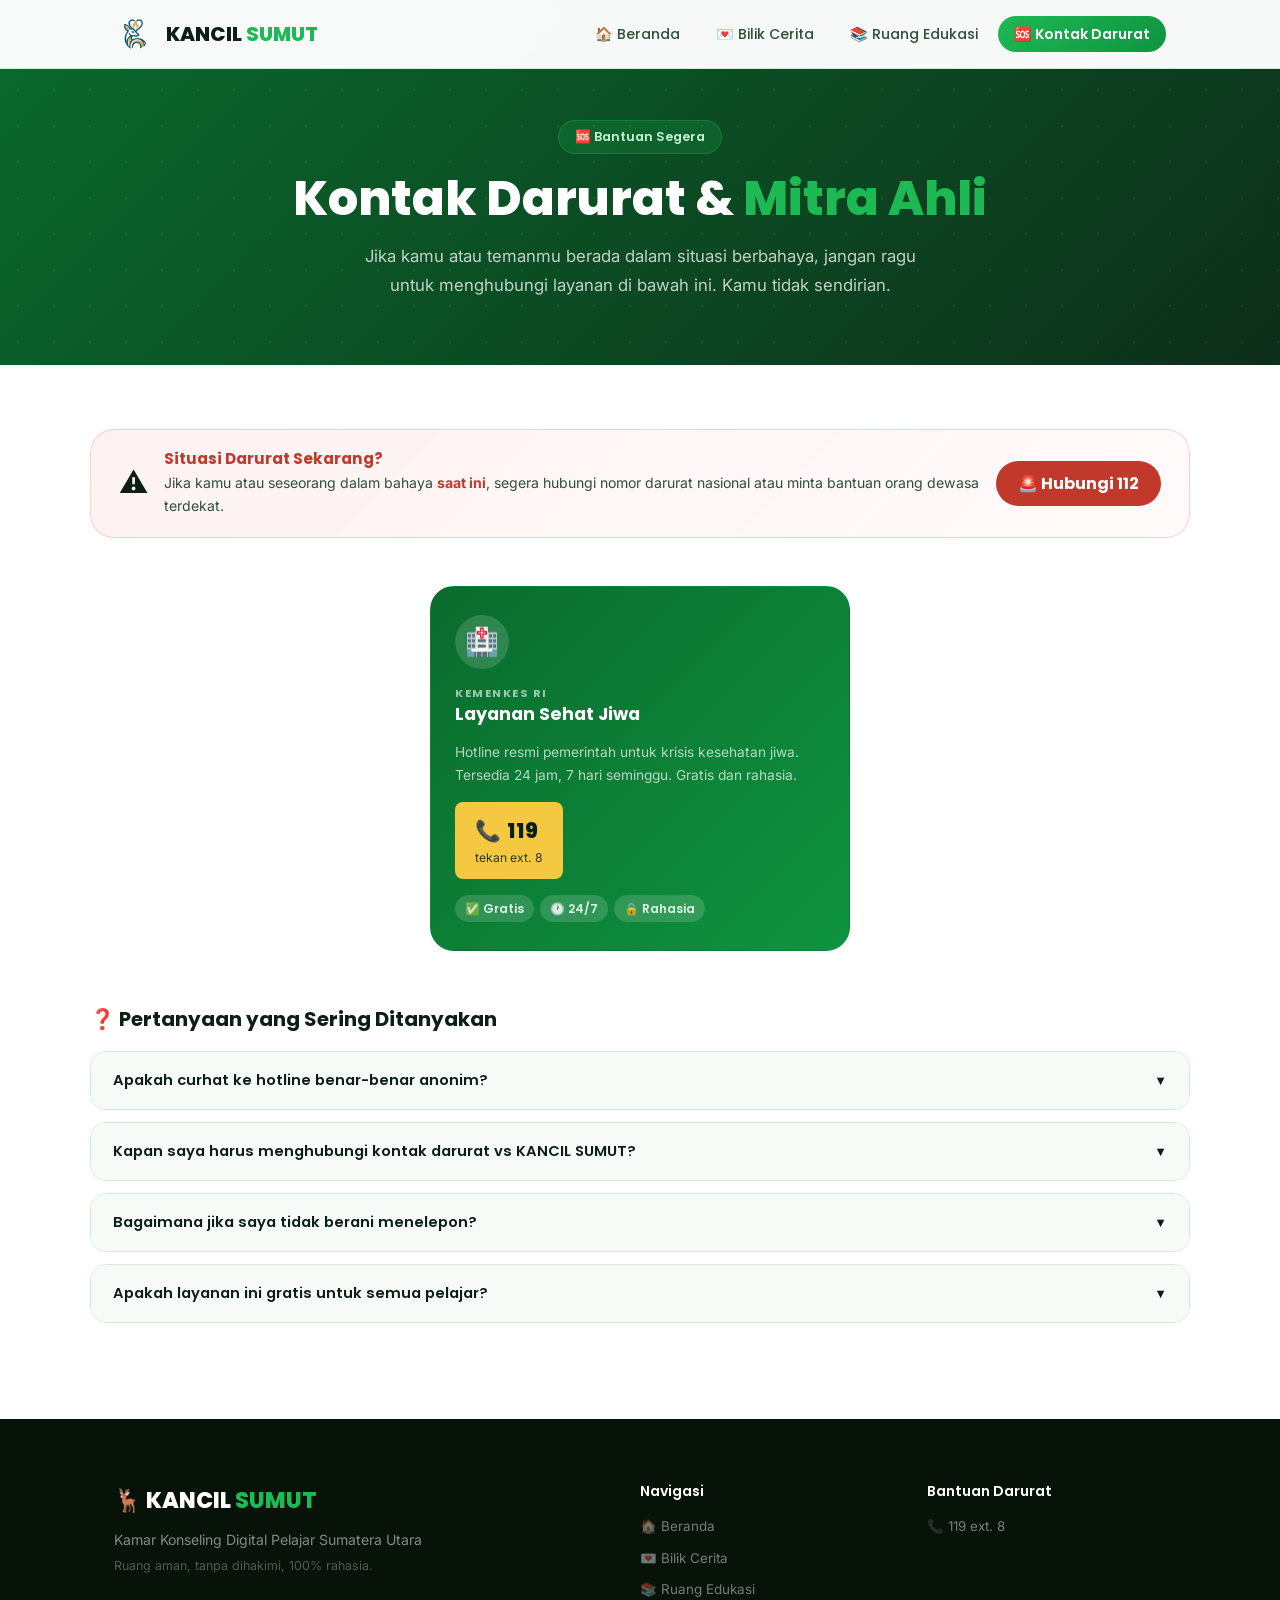
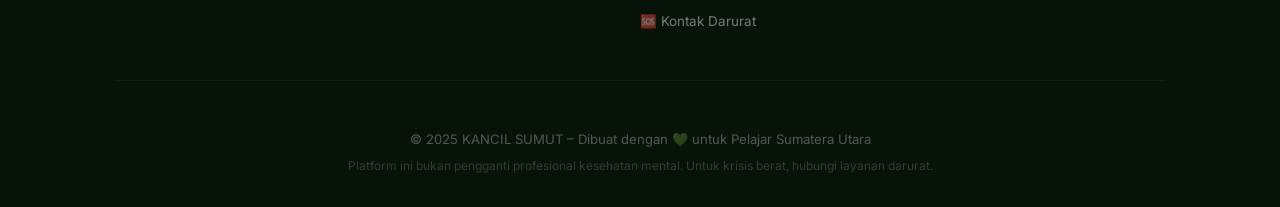
<file: kontak.html>
<!DOCTYPE html>
<html lang="id">
<head>
  <link rel="icon" type="image/png" href="loco-icon.png" />
  <meta charset="UTF-8" />
  <meta name="viewport" content="width=device-width, initial-scale=1.0" />
  <title>Kontak Darurat – KANCIL SUMUT</title>
  <link rel="stylesheet" href="style.css" />
  <style>
    /* Override page-hero untuk halaman gelap ini */
    .page-hero {
      background: linear-gradient(135deg, var(--green-deep) 0%, #0D2E1A 100%) !important;
      border-bottom: none !important;
    }
    .page-hero::before { background-image: radial-gradient(circle, rgba(255,255,255,0.06) 1.5px, transparent 1.5px) !important; }
    .page-hero-badge { background: rgba(29,185,84,0.2) !important; color: var(--green-soft) !important; border-color: rgba(29,185,84,0.3) !important; }
    .page-hero h1 { color: var(--white) !important; }
    .page-hero p  { color: rgba(255,255,255,0.75) !important; }

    .main-content {
      padding: 64px 24px 96px;
      background: var(--white);
    }

    .inner { max-width: 1100px; margin: 0 auto; }

    /* ── WARNING BANNER ── */
    .warning-banner {
      background: linear-gradient(135deg,rgba(255,94,94,0.08),rgba(255,94,94,0.03));
      border: 1.5px solid rgba(255,94,94,0.25);
      border-radius: var(--radius-lg);
      padding: 20px 28px;
      display: flex;
      align-items: center;
      gap: 16px;
      margin-bottom: 48px;
    }

    .wb-icon { font-size: 1.8rem; flex-shrink:0; }

    .wb-text h4 {
      font-family: var(--font-display);
      font-size: 0.95rem;
      font-weight: 700;
      color: #C0392B;
      margin-bottom: 4px;
    }

    .wb-text p { font-size: 0.88rem; color: var(--mid); line-height: 1.6; }
    .wb-text strong { color: #C0392B; }

    .wb-call {
      display: inline-flex;
      align-items: center;
      gap: 8px;
      background: #C0392B;
      color: var(--white);
      font-family: var(--font-display);
      font-weight: 700;
      font-size: 1rem;
      padding: 10px 22px;
      border-radius: 50px;
      flex-shrink: 0;
      transition: var(--transition);
    }
    .wb-call:hover { background: #A93226; transform: scale(1.03); }

    /* ── EMERGENCY GRID ── */
.emergency-grid {
  display: flex;
  justify-content: center;
  align-items: center;
  margin-bottom: 40px;
}
.ec-card {
  border-radius: var(--radius-lg);
  padding: 28px 24px;
  display: flex;
  flex-direction: column;
  gap: 16px;
  transition: var(--transition);
  border: 1.5px solid var(--border);
  background: var(--off-white);

  width: 100%;
  max-width: 420px;
}



    .ec-card:hover { transform: translateY(-5px); box-shadow: var(--shadow-lg); border-color: var(--green-soft); }
    .ec-card.featured { background: linear-gradient(135deg, var(--green-deep), var(--green-dark)); border-color: transparent; }

    .ec-icon-wrap {
      width: 54px; height: 54px;
      border-radius: 50%;
      display: flex;
      align-items: center;
      justify-content: center;
      font-size: 1.7rem;
    }

    .ec-card:not(.featured) .ec-icon-wrap { background: var(--green-light); }
    .ec-card.featured .ec-icon-wrap { background: rgba(255,255,255,0.15); }

    .ec-label {
      font-family: var(--font-display);
      font-size: 0.7rem;
      font-weight: 700;
      text-transform: uppercase;
      letter-spacing: 1.5px;
      color: var(--muted);
    }
    .ec-card.featured .ec-label { color: rgba(255,255,255,0.6); }

    .ec-name { font-size: 1.1rem; font-weight: 700; color: var(--dark); line-height: 1.25; }
    .ec-card.featured .ec-name { color: var(--white); }

    .ec-desc { font-size: 0.86rem; color: var(--muted); line-height: 1.65; flex: 1; }
    .ec-card.featured .ec-desc { color: rgba(255,255,255,0.7); }

    /* Tombol telepon */
    .ec-hotline {
      display: inline-flex;
      flex-direction: column;
      background: var(--green);
      color: var(--white);
      padding: 12px 20px;
      border-radius: var(--radius-sm);
      transition: var(--transition);
      width: fit-content;
      text-decoration: none;
    }

    .ec-hotline:hover { background: var(--green-dark); transform: scale(1.04); box-shadow: 0 4px 16px rgba(29,185,84,0.35); }
    .ec-card.featured .ec-hotline { background: var(--gold); color: var(--dark); }
    .ec-card.featured .ec-hotline:hover { background: #FAD44A; }

    .hotline-number { font-family:var(--font-display); font-weight:800; font-size:1.3rem; letter-spacing:1px; }
    .hotline-ext    { font-size:0.76rem; opacity:0.85; }

    .ec-badges { display:flex; flex-wrap:wrap; gap:6px; }
    .ec-badge {
      font-size: 0.75rem;
      font-weight: 600;
      font-family: var(--font-display);
      padding: 4px 10px;
      border-radius: 50px;
    }
    .ec-card:not(.featured) .ec-badge { background: var(--green-light); color: var(--green-deep); border: 1px solid var(--green-soft); }
    .ec-card.featured .ec-badge { background: rgba(255,255,255,0.15); color: rgba(255,255,255,0.85); }

    /* ── FAQ / TIPS SECTION ── */
    .faq-section { margin-top: 56px; }
    .faq-title { font-size: 1.25rem; font-weight: 700; color: var(--dark); margin-bottom: 20px; }

    .faq-list { display: flex; flex-direction: column; gap: 12px; }

    .faq-item {
      border: 1px solid var(--border);
      border-radius: var(--radius-md);
      overflow: hidden;
    }

    .faq-q {
      width: 100%;
      text-align: left;
      padding: 18px 22px;
      background: var(--off-white);
      border: none;
      cursor: pointer;
      display: flex;
      align-items: center;
      justify-content: space-between;
      gap: 12px;
      font-family: var(--font-display);
      font-weight: 600;
      font-size: 0.92rem;
      color: var(--dark);
      transition: var(--transition);
    }

    .faq-q:hover { background: var(--green-light); color: var(--green-dark); }
    .faq-q.open  { background: var(--green-light); color: var(--green-dark); }

    .faq-arrow { transition: transform 0.3s ease; font-size: 0.8rem; flex-shrink:0; }
    .faq-q.open .faq-arrow { transform: rotate(180deg); }

    .faq-a {
      padding: 0 22px;
      max-height: 0;
      overflow: hidden;
      transition: max-height 0.35s ease, padding 0.3s ease;
      font-size: 0.9rem;
      color: var(--mid);
      line-height: 1.7;
      background: var(--white);
    }

    .faq-a.open { max-height: 300px; padding: 16px 22px 20px; }

    @media (max-width:900px) {
      .emergency-grid { grid-template-columns:1fr; }
      .warning-banner { flex-direction:column; align-items:flex-start; gap:12px; }
    }
  </style>
</head>
<body>

  <nav class="navbar" id="navbar">
    <div class="nav-container">
      <a href="index.html" class="nav-logo">
    <img src="loco-icon.png"
         class="logo-icon">

    <span>KANCIL <span class="logo-accent">SUMUT</span></span>
</a>
      <button class="nav-toggle" id="navToggle" aria-label="Buka menu">
        <span></span><span></span><span></span>
      </button>
      <ul class="nav-links" id="navLinks">
        <li><a href="index.html"           class="nav-link">🏠 Beranda</a></li>
        <li><a href="bilik.html"    class="nav-link">💌 Bilik Cerita</a></li>
        <li><a href="re.html"   class="nav-link">📚 Ruang Edukasi</a></li>
        <li><a href="kontak.html"  class="nav-link active">🆘 Kontak Darurat</a></li>
      </ul>
    </div>
  </nav>

  <div class="page-hero">
    <span class="page-hero-badge">🆘 Bantuan Segera</span>
    <h1>Kontak Darurat &amp; <em>Mitra Ahli</em></h1>
    <p>Jika kamu atau temanmu berada dalam situasi berbahaya, jangan ragu untuk menghubungi layanan di bawah ini. Kamu tidak sendirian.</p>
  </div>

  <div class="main-content">
    <div class="inner">

      <!-- Warning Banner -->
      <div class="warning-banner fade-up">
        <span class="wb-icon">⚠️</span>
        <div class="wb-text">
          <h4>Situasi Darurat Sekarang?</h4>
          <p>Jika kamu atau seseorang dalam bahaya <strong>saat ini</strong>, segera hubungi nomor darurat nasional atau minta bantuan orang dewasa terdekat.</p>
        </div>
        <a href="tel:112" class="wb-call">🚨 Hubungi 112</a>
      </div>

      <!-- Emergency Cards -->
      <div class="emergency-grid">


        <div class="ec-card featured fade-up">
          <div class="ec-icon-wrap">🏥</div>
          <div>
            <div class="ec-label">Kemenkes RI</div>
            <h3 class="ec-name">Layanan Sehat Jiwa</h3>
          </div>
          <p class="ec-desc">Hotline resmi pemerintah untuk krisis kesehatan jiwa. Tersedia 24 jam, 7 hari seminggu. Gratis dan rahasia.</p>
          <a href="tel:119" class="ec-hotline">
            <span class="hotline-number">📞 119</span>
            <span class="hotline-ext">tekan ext. 8</span>
          </a>
          <div class="ec-badges">
            <span class="ec-badge">✅ Gratis</span>
            <span class="ec-badge">🕐 24/7</span>
            <span class="ec-badge">🔒 Rahasia</span>
          </div>
        </div>
 
      </div>

      <!-- FAQ -->
      <div class="faq-section fade-up">
        <h3 class="faq-title">❓ Pertanyaan yang Sering Ditanyakan</h3>
        <div class="faq-list">

          <div class="faq-item">
            <button class="faq-q" onclick="toggleFaq(this)">
              Apakah curhat ke hotline benar-benar anonim?
              <span class="faq-arrow">▼</span>
            </button>
            <div class="faq-a">
              Layanan hotline seperti 119 ext. 8 dirancang untuk menjaga kerahasiaanmu. Kamu tidak diwajibkan menyebutkan nama asli. Tujuan utama mereka adalah membantumu, bukan melaporkan identitasmu.
            </div>
          </div>

          <div class="faq-item">
            <button class="faq-q" onclick="toggleFaq(this)">
              Kapan saya harus menghubungi kontak darurat vs KANCIL SUMUT?
              <span class="faq-arrow">▼</span>
            </button>
            <div class="faq-a">
              Hubungi <strong>kontak darurat (119 / 112)</strong> jika kamu atau seseorang dalam bahaya fisik segera, memiliki pikiran untuk menyakiti diri sendiri atau orang lain, atau membutuhkan intervensi medis. <strong>KANCIL SUMUT</strong> cocok untuk curhat sehari-hari, stres akademik, masalah pertemanan, atau ketika kamu hanya butuh didengar.
            </div>
          </div>

          <div class="faq-item">
            <button class="faq-q" onclick="toggleFaq(this)">
              Bagaimana jika saya tidak berani menelepon?
              <span class="faq-arrow">▼</span>
            </button>
            <div class="faq-a">
              Itu sangat wajar. Kamu bisa mulai dengan menulis ceritamu di <a href="bilik-cerita.html" style="color:var(--green-dark);font-weight:600">Bilik Cerita KANCIL SUMUT</a> terlebih dahulu — tidak perlu menelepon, tidak perlu bersuara. Kami akan membantumu menemukan langkah selanjutnya.
            </div>
          </div>

          <div class="faq-item">
            <button class="faq-q" onclick="toggleFaq(this)">
              Apakah layanan ini gratis untuk semua pelajar?
              <span class="faq-arrow">▼</span>
            </button>
            <div class="faq-a">
              Ya, 100% gratis. KANCIL SUMUT adalah platform nirlaba yang dibuat untuk membantu pelajar Sumatera Utara. Hotline 119 juga gratis dari semua provider. PUSPAGA dan UPTD PPA juga tidak memungut biaya.
            </div>
          </div>

        </div>
      </div>

    </div>
  </div>

  <footer class="footer">
    <div class="container">
      <div class="footer-top">
        <div>
          <div class="footer-logo">🦌 KANCIL <span>SUMUT</span></div>
          <p class="footer-tagline">Kamar Konseling Digital Pelajar Sumatera Utara</p>
          <p class="footer-tagline2">Ruang aman, tanpa dihakimi, 100% rahasia.</p>
        </div>
        <div class="footer-links-col">
          <h4>Navigasi</h4>
          <ul>
            <li><a href="index.html">🏠 Beranda</a></li>
            <li><a href="bilik.html">💌 Bilik Cerita</a></li>
            <li><a href="re.html">📚 Ruang Edukasi</a></li>
            <li><a href="kontak.html">🆘 Kontak Darurat</a></li>
          </ul>
        </div>
        <div class="footer-links-col">
          <h4>Bantuan Darurat</h4>
          <ul>
            <li><a href="tel:119">📞 119 ext. 8</a></li>
          </ul>
        </div>
      </div>
      <div class="footer-bottom">
        <p>© 2025 KANCIL SUMUT – Dibuat dengan 💚 untuk Pelajar Sumatera Utara</p>
        <p class="footer-disclaimer">Platform ini bukan pengganti profesional kesehatan mental. Untuk krisis berat, hubungi layanan darurat.</p>
      </div>
    </div>
  </footer>

  <button class="scroll-top" id="scrollTop" aria-label="Kembali ke atas">↑</button>

  <script src="script.js"></script>
  <script>
    function toggleFaq(btn) {
      const answer = btn.nextElementSibling;
      const isOpen = answer.classList.toggle('open');
      btn.classList.toggle('open', isOpen);
      // tutup yang lain
      document.querySelectorAll('.faq-a.open').forEach(el => {
        if (el !== answer) {
          el.classList.remove('open');
          el.previousElementSibling.classList.remove('open');
        }
      });
    }
  </script>
</body>
</html>
</file>
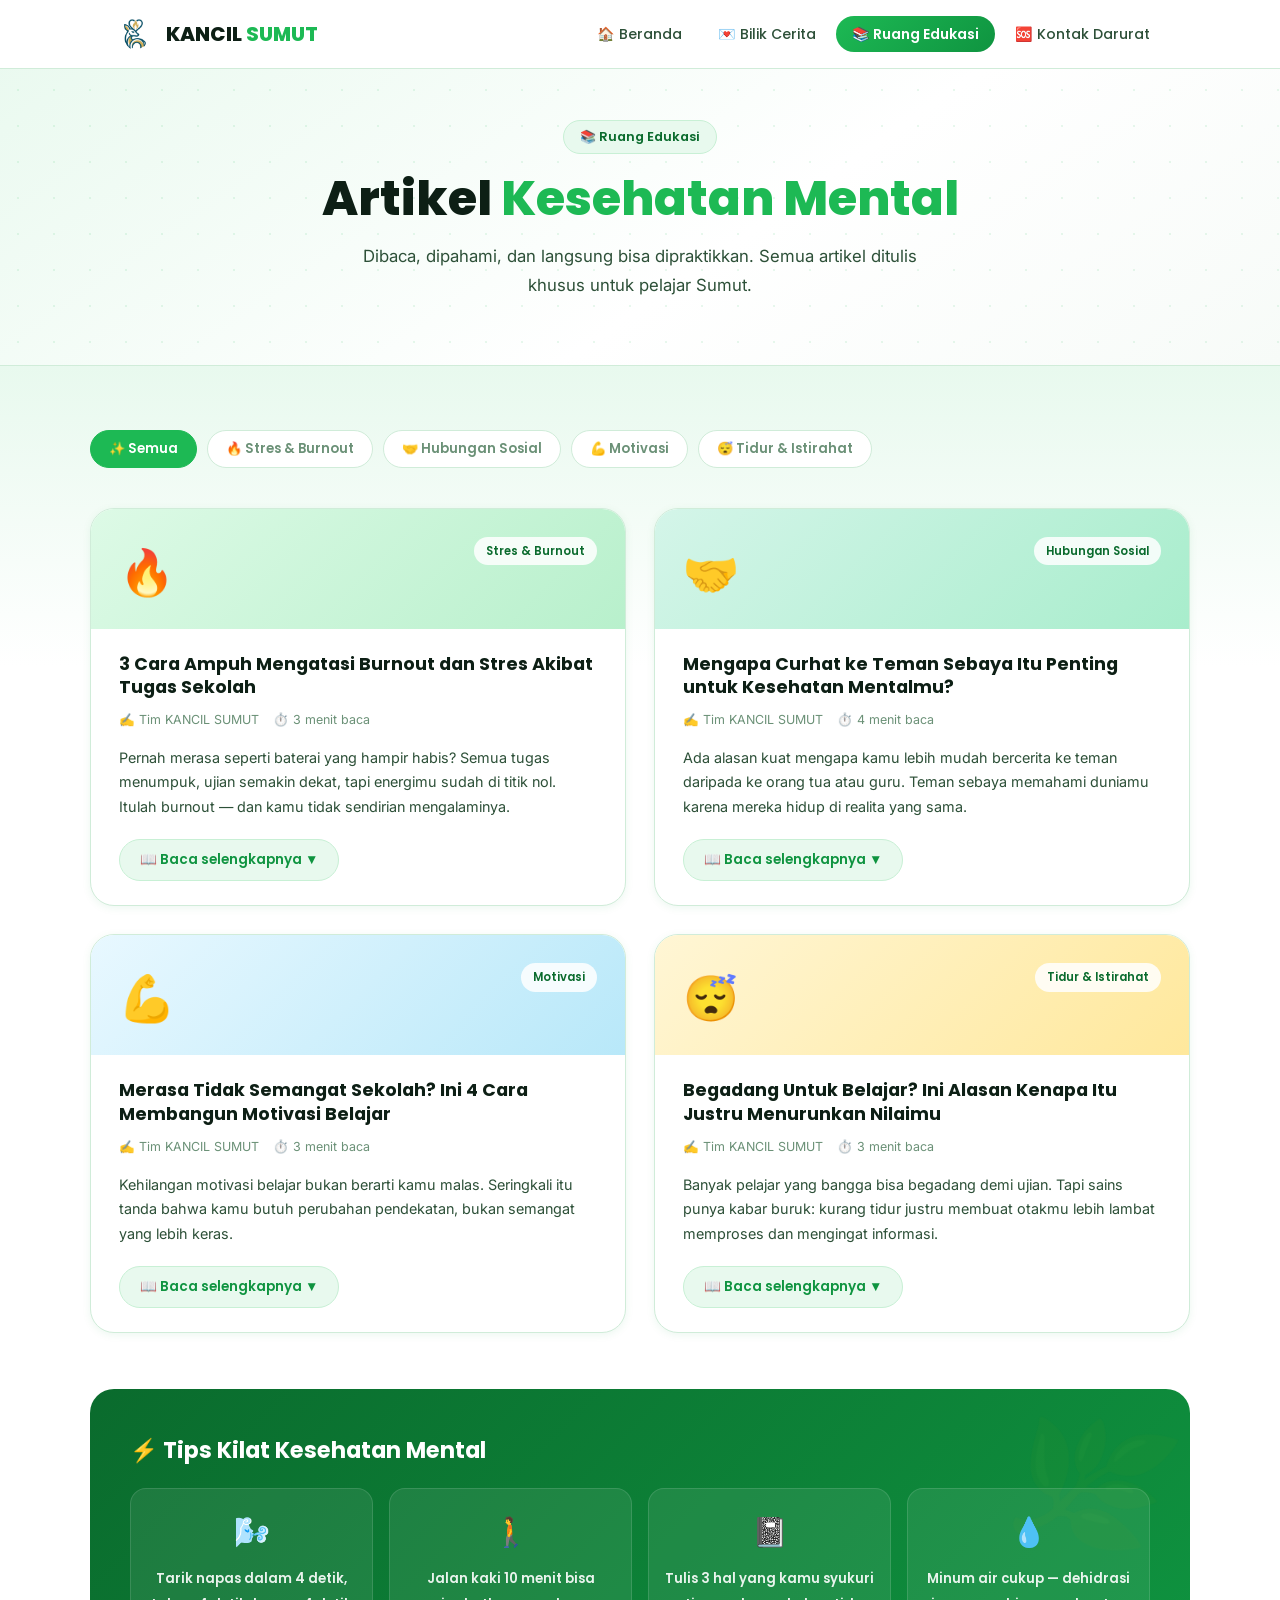
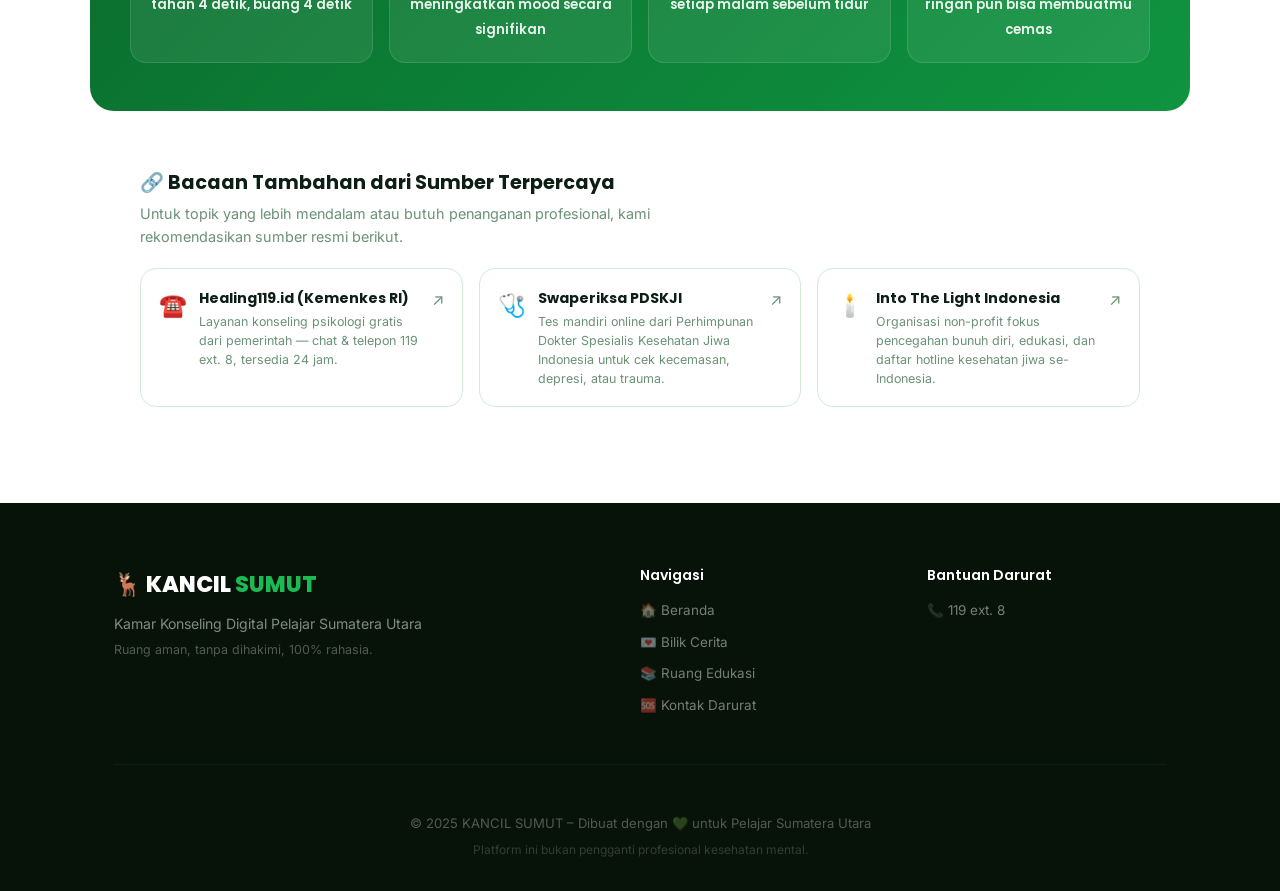
<file: re.html>
<!DOCTYPE html>
<html lang="id">
<head>
  <link rel="icon" type="image/png" href="loco-icon.png" />
  <meta charset="UTF-8" />
  <meta name="viewport" content="width=device-width, initial-scale=1.0" />
  <title>Ruang Edukasi – KANCIL SUMUT</title>
  <link rel="stylesheet" href="style.css" />
  <style>
    .main-content {
      padding: 64px 24px 96px;
      background: linear-gradient(180deg, var(--green-light) 0%, var(--white) 300px);
    }

    /* ── FILTER TABS ── */
    .filter-wrap {
      max-width: 1100px;
      margin: 0 auto 40px;
      display: flex;
      gap: 10px;
      flex-wrap: wrap;
    }

    .filter-btn {
      font-family: var(--font-display);
      font-weight: 600;
      font-size: 0.82rem;
      padding: 8px 18px;
      border-radius: 50px;
      border: 1.5px solid var(--border);
      background: var(--white);
      color: var(--muted);
      cursor: pointer;
      transition: var(--transition);
    }

    .filter-btn:hover, .filter-btn.active {
      background: var(--green);
      border-color: var(--green);
      color: var(--white);
    }

    /* ── ARTICLES GRID ── */
    .articles-grid {
      display: grid;
      grid-template-columns: repeat(2,1fr);
      gap: 28px;
      max-width: 1100px;
      margin: 0 auto;
    }

    .article-card {
      background: var(--white);
      border-radius: var(--radius-lg);
      overflow: hidden;
      border: 1px solid var(--border);
      box-shadow: var(--shadow-sm);
      transition: var(--transition);
      display: flex;
      flex-direction: column;
    }

    .article-card:hover {
      transform: translateY(-6px);
      box-shadow: var(--shadow-lg);
      border-color: var(--green-soft);
    }

    .article-header {
      padding: 28px 28px 20px;
      display: flex;
      align-items: flex-start;
      justify-content: space-between;
    }

    .art-1 { background: linear-gradient(135deg,#DDFAE6,#B8F0CC); }
    .art-2 { background: linear-gradient(135deg,#D4F5E9,#A8EDCC); }
    .art-3 { background: linear-gradient(135deg,#E8F8FF,#B8E8F9); }
    .art-4 { background: linear-gradient(135deg,#FFF6D5,#FFE89C); }

    .article-emoji { font-size: 2.8rem; }

    .article-tag {
      background: rgba(255,255,255,0.85);
      color: var(--green-deep);
      font-family: var(--font-display);
      font-weight: 600;
      font-size: 0.72rem;
      padding: 5px 12px;
      border-radius: 50px;
    }

    .article-body {
      padding: 24px 28px;
      display: flex;
      flex-direction: column;
      flex: 1;
    }

    .article-title {
      font-size: 1.1rem;
      margin-bottom: 10px;
      line-height: 1.35;
      color: var(--dark);
    }

    .article-meta {
      display: flex;
      gap: 14px;
      font-size: 0.78rem;
      color: var(--muted);
      margin-bottom: 16px;
      flex-wrap: wrap;
    }

    .article-excerpt {
      font-size: 0.9rem;
      color: var(--mid);
      line-height: 1.7;
      margin-bottom: 20px;
      flex: 1;
    }

    /* Konten lengkap (tersembunyi default) */
    .article-full {
      font-size: 0.9rem;
      color: var(--mid);
      line-height: 1.75;
      display: none;
      margin-bottom: 20px;
    }

    .article-full.open { display: block; }

    .article-full p { margin-bottom: 14px; }
    .article-full p:last-child { margin-bottom: 0; }

    .btn-read {
      display: inline-flex;
      align-items: center;
      gap: 6px;
      background: var(--green-light);
      color: var(--green-dark);
      font-family: var(--font-display);
      font-weight: 600;
      font-size: 0.85rem;
      padding: 10px 20px;
      border-radius: 50px;
      border: none;
      cursor: pointer;
      transition: var(--transition);
      align-self: flex-start;
      border: 1px solid var(--green-soft);
    }

    .btn-read:hover { background: var(--green); color: var(--white); border-color: var(--green); }

    /* ── TIPS KILAT ── */
    .tips-section {
      max-width: 1100px;
      margin: 56px auto 0;
      background: linear-gradient(135deg, var(--green-deep), var(--green-dark));
      border-radius: var(--radius-lg);
      padding: 48px 40px;
      position: relative;
      overflow: hidden;
    }

    

    .tips-section::before {
      content: '🌿'; position:absolute; font-size:8rem; opacity:0.07;
      top:-10px; right:20px; transform:rotate(20deg);
    }

    .tips-section h3 {
      font-size: 1.4rem;
      color: var(--white);
      margin-bottom: 24px;
      position: relative;
    }

    .tips-grid {
      display: grid;
      grid-template-columns: repeat(4,1fr);
      gap: 16px;
      position: relative;
    }

    .tip-card {
      background: rgba(255,255,255,0.08);
      border: 1px solid rgba(255,255,255,0.12);
      border-radius: var(--radius-md);
      padding: 20px 16px;
      text-align: center;
      transition: var(--transition);
    }

    .tip-card:hover { background: rgba(255,255,255,0.14); transform: translateY(-3px); }

    .tip-icon { font-size: 1.8rem; display: block; margin-bottom: 10px; }
    .tip-label { font-family:var(--font-display); font-weight:600; font-size:0.82rem; color:rgba(255,255,255,0.9); line-height:1.4; }

      @media (max-width:900px) {
      .articles-grid { grid-template-columns:1fr; }
      .tips-grid { grid-template-columns:repeat(2,1fr); }
      .external-grid { grid-template-columns:1fr; }
    }

    /* ── BACAAN TAMBAHAN (LINK EKSTERNAL) ── */
    .external-section {
      max-width: 1000px;
      margin: 60px auto 0;
    }
    .external-section h3 {
      font-size: 1.2rem;
      color: var(--dark);
      margin-bottom: 8px;
    }
    .external-desc {
      font-size: 0.9rem;
      color: var(--muted);
      margin-bottom: 20px;
      max-width: 600px;
    }
    .external-grid {
      display: grid;
      grid-template-columns: repeat(3,1fr);
      gap: 16px;
    }
    .external-card {
      background: var(--white);
      border: 1px solid var(--border);
      border-radius: var(--radius-md);
      padding: 18px;
      display: flex;
      align-items: flex-start;
      gap: 12px;
      transition: var(--transition);
    }
    .external-card:hover {
      border-color: var(--green-soft);
      box-shadow: var(--shadow-sm);
      transform: translateY(-3px);
    }
    .ext-icon { font-size: 1.4rem; flex-shrink: 0; }
    .ext-text { flex: 1; display: flex; flex-direction: column; gap: 4px; }
    .ext-title { font-family: var(--font-display); font-weight: 700; font-size: 0.88rem; color: var(--dark); }
    .ext-desc { font-size: 0.78rem; color: var(--muted); line-height: 1.5; }
    .ext-arrow { font-size: 1rem; color: var(--muted); flex-shrink: 0; }

    @media (max-width:640px) {
      .tips-section { padding:32px 20px; }
    }
  </style>
</head>
<body>

  <nav class="navbar" id="navbar">
    <div class="nav-container">
      <a href="index.html" class="nav-logo">
    <img src="loco-icon.png"
         class="logo-icon">

    <span>KANCIL <span class="logo-accent">SUMUT</span></span>
</a>
      <button class="nav-toggle" id="navToggle" aria-label="Buka menu">
        <span></span><span></span><span></span>
      </button>
      <ul class="nav-links" id="navLinks">
        <li><a href="index.html"           class="nav-link">🏠 Beranda</a></li>
        <li><a href="bilik.html"    class="nav-link">💌 Bilik Cerita</a></li>
        <li><a href="re.html"   class="nav-link active">📚 Ruang Edukasi</a></li>
        <li><a href="kontak.html"  class="nav-link">🆘 Kontak Darurat</a></li>
      </ul>
    </div>
  </nav>

  <div class="page-hero">
    <span class="page-hero-badge">📚 Ruang Edukasi</span>
    <h1>Artikel <em>Kesehatan Mental</em></h1>
    <p>Dibaca, dipahami, dan langsung bisa dipraktikkan. Semua artikel ditulis khusus untuk pelajar Sumut.</p>
  </div>

  <div class="main-content">

    <!-- Filter -->
    <div class="filter-wrap">
      <button class="filter-btn active" onclick="filterArtikel('semua',this)">✨ Semua</button>
      <button class="filter-btn" onclick="filterArtikel('stres',this)">🔥 Stres & Burnout</button>
      <button class="filter-btn" onclick="filterArtikel('sosial',this)">🤝 Hubungan Sosial</button>
      <button class="filter-btn" onclick="filterArtikel('motivasi',this)">💪 Motivasi</button>
      <button class="filter-btn" onclick="filterArtikel('tidur',this)">😴 Tidur & Istirahat</button>
    </div>

    <!-- Grid Artikel -->
    <div class="articles-grid">

      <!-- Artikel 1 -->
      <article class="article-card fade-up" data-cat="stres">
        <div class="article-header art-1">
          <span class="article-emoji">🔥</span>
          <span class="article-tag">Stres & Burnout</span>
        </div>
        <div class="article-body">
          <h2 class="article-title">3 Cara Ampuh Mengatasi Burnout dan Stres Akibat Tugas Sekolah</h2>
          <div class="article-meta">
            <span>✍️ Tim KANCIL SUMUT</span>
            <span>⏱️ 3 menit baca</span>
          </div>
          <p class="article-excerpt">
            Pernah merasa seperti baterai yang hampir habis? Semua tugas menumpuk, ujian semakin dekat,
            tapi energimu sudah di titik nol. Itulah burnout — dan kamu tidak sendirian mengalaminya.
          </p>
          <div class="article-full" id="full-1">
            <p>Pernah merasa seperti baterai yang hampir habis? Semua tugas menumpuk, ujian semakin dekat, tapi energimu sudah di titik nol. Itulah yang disebut <strong>burnout</strong> — kondisi kelelahan fisik dan mental akibat tekanan berkepanjangan yang sangat umum dialami pelajar.</p>
            <p><strong>1. Terapkan Teknik Pomodoro.</strong> Belajar 25 menit, istirahat 5 menit. Siklus ini terbukti secara ilmiah menjaga fokus dan mencegah kelelahan mental. Gunakan timer HP-mu dan patuhi jeda istirahatnya — bahkan 5 menit saja sangat berarti untuk otakmu.</p>
            <p><strong>2. Jangan Tunda "Me Time".</strong> Lakukan minimal satu aktivitas yang kamu sukai setiap hari — mendengarkan musik, menggambar, atau sekadar rebahan santai. "Me time" bukan malas, melainkan kebutuhan mental yang wajib dipenuhi.</p>
            <p><strong>3. Bicara, Jangan Pendam Sendiri.</strong> Ceritakan bebanmu ke orang yang kamu percaya — teman, guru BK, atau KANCIL SUMUT. Penelitian menunjukkan bahwa mengungkapkan perasaan secara verbal dapat mengurangi intensitas stres hingga 50%.</p>
          </div>
          <button class="btn-read" onclick="toggleArtikel('full-1',this)">📖 Baca selengkapnya ▼</button>
        </div>
      </article>

      <!-- Artikel 2 -->
      <article class="article-card fade-up" data-cat="sosial" style="transition-delay:80ms">
        <div class="article-header art-2">
          <span class="article-emoji">🤝</span>
          <span class="article-tag">Hubungan Sosial</span>
        </div>
        <div class="article-body">
          <h2 class="article-title">Mengapa Curhat ke Teman Sebaya Itu Penting untuk Kesehatan Mentalmu?</h2>
          <div class="article-meta">
            <span>✍️ Tim KANCIL SUMUT</span>
            <span>⏱️ 4 menit baca</span>
          </div>
          <p class="article-excerpt">
            Ada alasan kuat mengapa kamu lebih mudah bercerita ke teman daripada ke orang tua atau guru.
            Teman sebaya memahami duniamu karena mereka hidup di realita yang sama.
          </p>
          <div class="article-full" id="full-2">
            <p>Ada alasan kuat mengapa kamu lebih mudah bercerita ke teman daripada ke orang tua atau guru. Teman sebaya memahami duniamu karena mereka hidup di realita yang sama — tekanan ujian yang sama, drama pertemanan yang sama, kebingungan masa depan yang sama. Inilah yang disebut <strong>peer support</strong>.</p>
            <p>Sebuah studi menemukan bahwa remaja yang memiliki setidaknya satu teman kepercayaan memiliki tingkat kecemasan dan depresi yang jauh lebih rendah dibandingkan mereka yang menyimpan masalah sendiri.</p>
            <p>Namun, curhat ke teman sebaya juga butuh keterampilan. Sebagai pendengar yang baik, hindari langsung memberi solusi. Cukup dengarkan, validasi perasaannya, dan tanya "kamu ingin dibantu atau hanya ingin didengar?"</p>
            <p>KANCIL SUMUT hadir sebagai jembatan — ketika kamu butuh lebih dari sekadar teman, kami ada untuk memastikan ceritamu sampai ke telinga yang tepat.</p>
          </div>
          <button class="btn-read" onclick="toggleArtikel('full-2',this)">📖 Baca selengkapnya ▼</button>
        </div>
      </article>

      <!-- Artikel 3 -->
      <article class="article-card fade-up" data-cat="motivasi">
        <div class="article-header art-3">
          <span class="article-emoji">💪</span>
          <span class="article-tag">Motivasi</span>
        </div>
        <div class="article-body">
          <h2 class="article-title">Merasa Tidak Semangat Sekolah? Ini 4 Cara Membangun Motivasi Belajar</h2>
          <div class="article-meta">
            <span>✍️ Tim KANCIL SUMUT</span>
            <span>⏱️ 3 menit baca</span>
          </div>
          <p class="article-excerpt">
            Kehilangan motivasi belajar bukan berarti kamu malas. Seringkali itu tanda bahwa kamu butuh
            perubahan pendekatan, bukan semangat yang lebih keras.
          </p>
          <div class="article-full" id="full-3">
            <p>Kehilangan motivasi belajar bukan berarti kamu malas. Seringkali itu tanda bahwa kamu butuh perubahan pendekatan, bukan semangat yang lebih keras dipaksakan.</p>
            <p><strong>1. Temukan "Mengapa"-mu.</strong> Bukan nilai, tapi tujuan yang lebih besar. Apakah kamu ingin membanggakan orang tua? Meraih karir impian? Tulis tujuan itu dan tempel di tempat yang sering kamu lihat.</p>
            <p><strong>2. Mulai dari yang kecil.</strong> Jangan langsung targetkan belajar 4 jam. Mulai dengan 10 menit. Otak akan merasa berhasil dan ingin melanjutkan lebih lama secara alami.</p>
            <p><strong>3. Ubah lingkungan belajar.</strong> Kadang masalahnya bukan pelajarannya, tapi tempatnya. Coba belajar di ruangan berbeda, kafe, atau taman sekolah.</p>
            <p><strong>4. Rayakan kemajuan kecil.</strong> Selesai membaca satu bab? Itu pencapaian. Apresiasi dirimu agar otak terus termotivasi.</p>
          </div>
          <button class="btn-read" onclick="toggleArtikel('full-3',this)">📖 Baca selengkapnya ▼</button>
        </div>
      </article>

      <!-- Artikel 4 -->
      <article class="article-card fade-up" data-cat="tidur" style="transition-delay:80ms">
        <div class="article-header art-4">
          <span class="article-emoji">😴</span>
          <span class="article-tag">Tidur & Istirahat</span>
        </div>
        <div class="article-body">
          <h2 class="article-title">Begadang Untuk Belajar? Ini Alasan Kenapa Itu Justru Menurunkan Nilaimu</h2>
          <div class="article-meta">
            <span>✍️ Tim KANCIL SUMUT</span>
            <span>⏱️ 3 menit baca</span>
          </div>
          <p class="article-excerpt">
            Banyak pelajar yang bangga bisa begadang demi ujian. Tapi sains punya kabar buruk:
            kurang tidur justru membuat otakmu lebih lambat memproses dan mengingat informasi.
          </p>
          <div class="article-full" id="full-4">
            <p>Banyak pelajar yang bangga bisa begadang demi ujian. Tapi sains punya kabar buruk: kurang tidur justru membuat otakmu lebih lambat memproses dan mengingat informasi.</p>
            <p>Saat kamu tidur, otak melakukan "konsolidasi memori" — yaitu proses memindahkan informasi dari memori jangka pendek ke memori jangka panjang. Jika kamu tidak tidur cukup, proses ini terganggu dan materi yang sudah dipelajari bisa "lenyap".</p>
            <p><strong>Tips tidur yang lebih baik:</strong> Tidur dan bangun di jam yang sama setiap hari. Hindari layar HP minimal 30 menit sebelum tidur. Kamar yang gelap dan sejuk membantu tidur lebih cepat dan lebih berkualitas.</p>
            <p>Remaja membutuhkan 8–10 jam tidur per malam. Jika ujian besok, tidur cukup jauh lebih efektif daripada belajar semalam suntuk.</p>
          </div>
          <button class="btn-read" onclick="toggleArtikel('full-4',this)">📖 Baca selengkapnya ▼</button>
        </div>
      </article>

    </div>

  <!-- Tips Kilat -->
    <div class="tips-section fade-up" style="margin-top:56px">
      <h3>⚡ Tips Kilat Kesehatan Mental</h3>
      <div class="tips-grid">
        <div class="tip-card">
          <span class="tip-icon">🌬️</span>
          <span class="tip-label">Tarik napas dalam 4 detik, tahan 4 detik, buang 4 detik</span>
        </div>
        <div class="tip-card">
          <span class="tip-icon">🚶</span>
          <span class="tip-label">Jalan kaki 10 menit bisa meningkatkan mood secara signifikan</span>
        </div>
        <div class="tip-card">
          <span class="tip-icon">📓</span>
          <span class="tip-label">Tulis 3 hal yang kamu syukuri setiap malam sebelum tidur</span>
        </div>
        <div class="tip-card">
          <span class="tip-icon">💧</span>
          <span class="tip-label">Minum air cukup — dehidrasi ringan pun bisa membuatmu cemas</span>
        </div>
      </div>
    </div>

    <!-- Bacaan Tambahan dari Sumber Terpercaya -->
    <div class="external-section fade-up">
      <h3>🔗 Bacaan Tambahan dari Sumber Terpercaya</h3>
      <p class="external-desc">Untuk topik yang lebih mendalam atau butuh penanganan profesional, kami rekomendasikan sumber resmi berikut.</p>
      <div class="external-grid">

        <a href="https://www.healing119.id" target="_blank" rel="noopener" class="external-card">
          <span class="ext-icon">☎️</span>
          <div class="ext-text">
            <span class="ext-title">Healing119.id (Kemenkes RI)</span>
            <span class="ext-desc">Layanan konseling psikologi gratis dari pemerintah — chat & telepon 119 ext. 8, tersedia 24 jam.</span>
          </div>
          <span class="ext-arrow">↗</span>
        </a>

        <a href="http://pdskji.org/home" target="_blank" rel="noopener" class="external-card">
          <span class="ext-icon">🩺</span>
          <div class="ext-text">
            <span class="ext-title">Swaperiksa PDSKJI</span>
            <span class="ext-desc">Tes mandiri online dari Perhimpunan Dokter Spesialis Kesehatan Jiwa Indonesia untuk cek kecemasan, depresi, atau trauma.</span>
          </div>
          <span class="ext-arrow">↗</span>
        </a>

        <a href="https://www.intothelightid.org" target="_blank" rel="noopener" class="external-card">
          <span class="ext-icon">🕯️</span>
          <div class="ext-text">
            <span class="ext-title">Into The Light Indonesia</span>
            <span class="ext-desc">Organisasi non-profit fokus pencegahan bunuh diri, edukasi, dan daftar hotline kesehatan jiwa se-Indonesia.</span>
          </div>
          <span class="ext-arrow">↗</span>
        </a>

      </div>
    </div>

  </div>

  <footer class="footer">
    <div class="container">
      <div class="footer-top">
        <div>
          <div class="footer-logo">🦌 KANCIL <span>SUMUT</span></div>
          <p class="footer-tagline">Kamar Konseling Digital Pelajar Sumatera Utara</p>
          <p class="footer-tagline2">Ruang aman, tanpa dihakimi, 100% rahasia.</p>
        </div>
        <div class="footer-links-col">
          <h4>Navigasi</h4>
          <ul>
            <li><a href="index.html">🏠 Beranda</a></li>
            <li><a href="bilik.html">💌 Bilik Cerita</a></li>
            <li><a href="re.html">📚 Ruang Edukasi</a></li>
            <li><a href="kontak.html">🆘 Kontak Darurat</a></li>
          </ul>
        </div>
        <div class="footer-links-col">
          <h4>Bantuan Darurat</h4>
          <ul>
            <li><a href="tel:119">📞 119 ext. 8</a></li>
          </ul>
        </div>
      </div>
      <div class="footer-bottom">
        <p>© 2025 KANCIL SUMUT – Dibuat dengan 💚 untuk Pelajar Sumatera Utara</p>
        <p class="footer-disclaimer">Platform ini bukan pengganti profesional kesehatan mental.</p>
      </div>
    </div>
  </footer>

  <button class="scroll-top" id="scrollTop" aria-label="Kembali ke atas">↑</button>

  <script src="script.js"></script>
  <script>
    function toggleArtikel(id, btn) {
      const el = document.getElementById(id);
      const isOpen = el.classList.toggle('open');
      const card = btn.closest('.article-card');
      btn.textContent = isOpen ? '📕 Sembunyikan ▲' : '📖 Baca selengkapnya ▼';
      if (!isOpen) card.scrollIntoView({ behavior:'smooth', block:'start' });
    }

    function filterArtikel(cat, btn) {
      document.querySelectorAll('.filter-btn').forEach(b => b.classList.remove('active'));
      btn.classList.add('active');
      document.querySelectorAll('.article-card').forEach(card => {
        const show = cat === 'semua' || card.dataset.cat === cat;
        card.style.display = show ? 'flex' : 'none';
      });
    }
  </script>
</body>
</html>
</file>
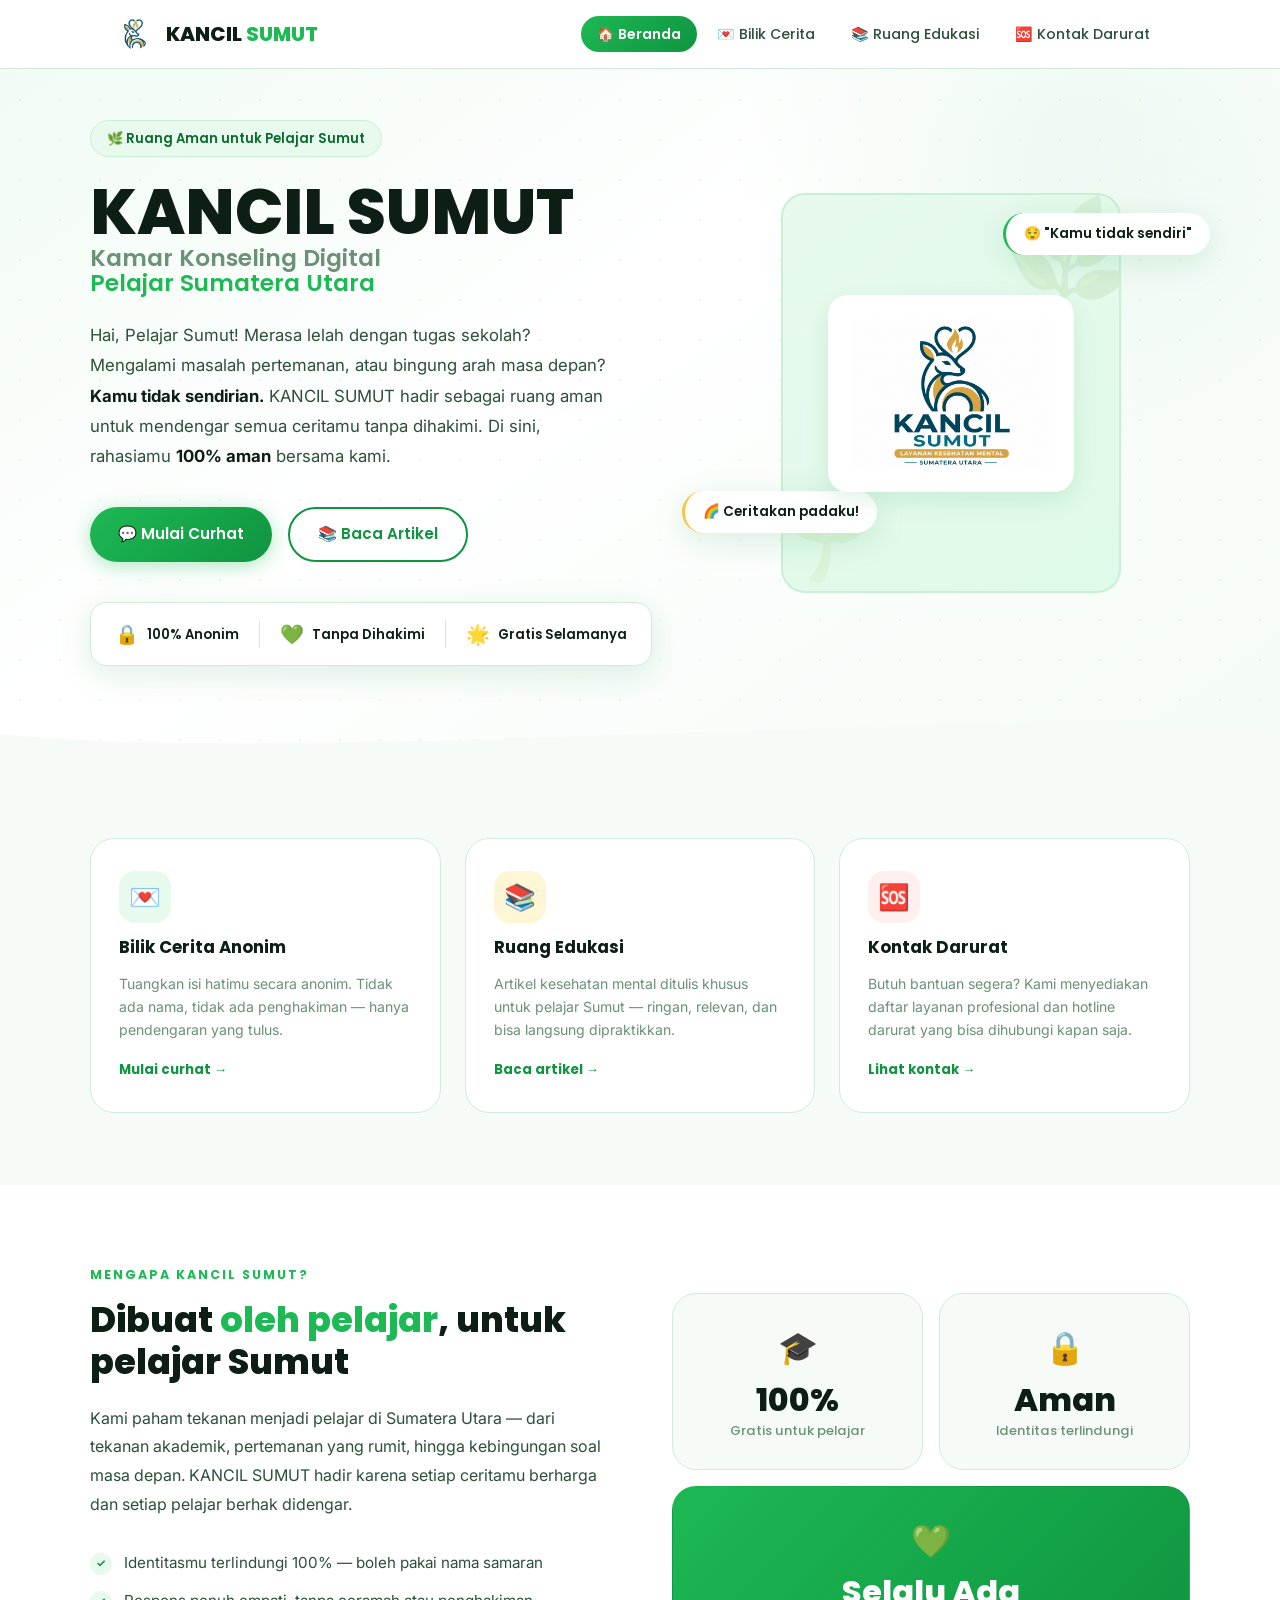
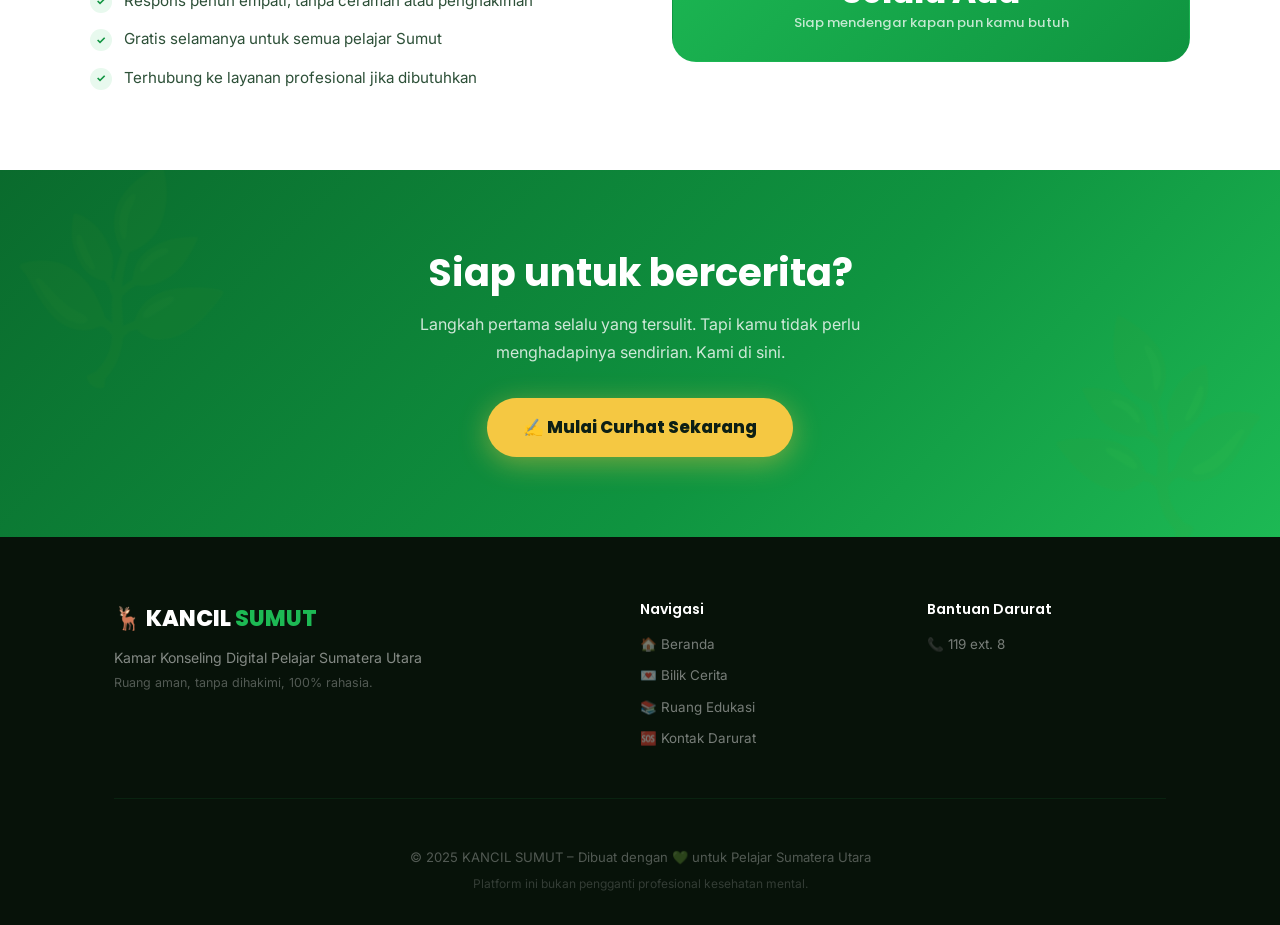
<file: webb.html>
<!DOCTYPE html>
<html lang="id">
<head>
    <link rel="icon" type="image/png" href="loco-icon.png" />
  <meta charset="UTF-8" />
  <meta name="viewport" content="width=device-width, initial-scale=1.0" />
  <title>KANCIL SUMUT – Beranda</title>
  <link rel="stylesheet" href="style.css" />
  <style>

    .hero {
      display: flex;
      align-items: center;
      background: linear-gradient(145deg, #F0FBF4 0%, #FFFFFF 45%, #F4FBF6 100%);
      padding: 120px 24px 100px;
      position: relative;
    }

    /* Pola titik hijau */
    .hero::before {
      content: '';
      position: absolute;
      inset: 0;
      background-image: radial-gradient(circle, rgba(29,185,84,0.11) 1.5px, transparent 1.5px);
      background-size: 40px 40px;
      pointer-events: none;
    }

    /* Lingkaran cahaya */
    .hero::after {
      content: '';
      position: absolute;
      width: 700px; height: 700px;
      border-radius: 50%;
      background: radial-gradient(circle, rgba(29,185,84,0.07) 0%, transparent 70%);
      top: -200px; right: -150px;
      pointer-events: none;
      z-index: 0;
    }

    .hero-container {
      max-width: 1100px;
      margin: 0 auto;
      display: grid;
      grid-template-columns: 1fr 1fr;
      gap: 60px;
      align-items: center;
      width: 100%;
      position: relative;
      z-index: 1;
    }

    .hero-badge {
      display: inline-flex;
      align-items: center;
      gap: 6px;
      background: var(--green-light);
      color: var(--green-deep);
      font-family: var(--font-display);
      font-weight: 600;
      font-size: 0.82rem;
      padding: 7px 16px;
      border-radius: 50px;
      margin-bottom: 20px;
      border: 1px solid var(--green-soft);
    }

    .hero-title {
      font-size: clamp(2.4rem, 5vw, 4rem);
      font-weight: 800;
      line-height: 1.08;
      color: var(--dark);
      margin-bottom: 24px;
    }

    .hero-subtitle-line {
      display: block;
      font-size: clamp(1rem, 2.2vw, 1.45rem);
      font-weight: 600;
      color: var(--muted);
    }
    .hero-subtitle-line.accent { color: var(--green); }

    .hero-greeting {
      font-size: 1.05rem;
      color: var(--mid);
      line-height: 1.8;
      margin-bottom: 36px;
      max-width: 520px;
    }
    .hero-greeting strong { color: var(--dark); }

    .hero-actions { display: flex; gap: 16px; flex-wrap: wrap; margin-bottom: 40px; }

    /* Stats bar */
    .hero-stats {
      display: flex;
      align-items: center;
      gap: 20px;
      padding: 16px 24px;
      background: var(--white);
      border-radius: var(--radius-md);
      box-shadow: var(--shadow-md);
      width: fit-content;
      border: 1px solid var(--border);
    }

    .stat-item { display: flex; align-items: center; gap: 8px; }
    .stat-icon { font-size: 1.2rem; }
    .stat-label {
      font-family: var(--font-display);
      font-weight: 600;
      font-size: 0.82rem;
      color: var(--dark);
      white-space: nowrap;
    }
    .stat-divider { width: 1px; height: 28px; background: var(--border); }

    /* ── HERO VISUAL ── */
    .hero-visual {
      position: relative;
      display: flex;
      justify-content: center;
      align-items: center;
    }

    .photo-frame { position: relative; width: 340px; height: 400px; }

    .photo-placeholder {
      width: 100%; height: 100%;
      background: linear-gradient(145deg, var(--green-light), #DFFAE8);
      border-radius: var(--radius-lg);
      display: flex;
      align-items: center;
      justify-content: center;
      border: 2px solid var(--green-soft);
      position: relative;
      overflow: hidden;
    }

    .photo-placeholder::before {
      content: '🌿';
      position: absolute;
      font-size: 6rem;
      opacity: 0.1;
      top: -10px; right: -10px;
      transform: rotate(-20deg);
    }
    .photo-placeholder::after {
      content: '🌱';
      position: absolute;
      font-size: 5rem;
      opacity: 0.1;
      bottom: -10px; left: -10px;
      transform: rotate(15deg);
    }

    .photo-placeholder-inner { text-align: center; position: relative; z-index: 1; }

    .photo-icon {
      font-size: 4.5rem;
      display: block;
      margin-bottom: 12px;
      animation: float 3s ease-in-out infinite;
    }

.logo-frame {
      padding: 28px;
    }
    .hero-logo-img {
      max-width: 88%;
      max-height: 88%;
      width: auto;
      height: auto;
      object-fit: contain;
      position: relative;
      z-index: 1;
      background: var(--white);
      border-radius: 20px;
      padding: 24px;
      box-shadow: 0 8px 24px rgba(15,148,64,0.12);
    }

    @keyframes float {
      0%,100% { transform: translateY(0); }
      50%      { transform: translateY(-10px); }
    }

    .photo-caption {
      font-family: var(--font-display);
      font-weight: 700;
      font-size: 1.05rem;
      color: var(--green-deep);
      margin-bottom: 4px;
    }
    .photo-hint { font-size: 0.78rem; color: var(--muted); }

    .photo-badge {
      position: absolute;
      bottom: -16px; left: 50%;
      transform: translateX(-50%);
      background: linear-gradient(135deg, var(--green-dark), var(--green-deep));
      color: var(--white);
      font-family: var(--font-display);
      font-weight: 600;
      font-size: 0.8rem;
      padding: 8px 20px;
      border-radius: 50px;
      white-space: nowrap;
      box-shadow: 0 4px 16px rgba(15,148,64,0.4);
    }

    .floating-card {
      position: absolute;
      background: var(--white);
      font-family: var(--font-display);
      font-weight: 600;
      font-size: 0.85rem;
      padding: 10px 18px;
      border-radius: 50px;
      box-shadow: var(--shadow-md);
      color: var(--dark);
      white-space: nowrap;
    }
    .card-1 { top: 20px; right: -20px; animation: float 3s ease-in-out infinite; border-left: 3px solid var(--green); }
    .card-2 { bottom: 60px; left: -30px; animation: float 3s ease-in-out infinite 1.5s; border-left: 3px solid var(--gold); }

    /* Wave divider */
    .wave-divider { position: absolute; bottom: 0; left: 0; width: 100%; line-height: 0; }
    .wave-divider svg { display: block; width: 100%; height: 64px; }

    /* ── FITUR KILAT (3 kartu di bawah hero) ── */
    .quick-features {
      padding: 72px 24px;
      background: var(--off-white);
    }

    .quick-grid {
      display: grid;
      grid-template-columns: repeat(3, 1fr);
      gap: 24px;
      max-width: 1100px;
      margin: 0 auto;
    }

    .quick-card {
      background: var(--white);
      border-radius: var(--radius-lg);
      padding: 32px 28px;
      border: 1px solid var(--border);
      display: flex;
      flex-direction: column;
      gap: 14px;
      transition: var(--transition);
      cursor: pointer;
      text-decoration: none;
      color: inherit;
    }

    .quick-card:hover {
      transform: translateY(-6px);
      box-shadow: var(--shadow-lg);
      border-color: var(--green-soft);
    }

    .quick-card-icon {
      width: 52px; height: 52px;
      border-radius: var(--radius-md);
      display: flex;
      align-items: center;
      justify-content: center;
      font-size: 1.6rem;
    }

    .qi-1 { background: var(--green-light); }
    .qi-2 { background: #FFF6D5; }
    .qi-3 { background: #FFF0F0; }

    .quick-card h3 {
      font-size: 1.05rem;
      font-weight: 700;
      color: var(--dark);
    }

    .quick-card p {
      font-size: 0.88rem;
      color: var(--muted);
      line-height: 1.65;
      flex: 1;
    }

    .quick-card-arrow {
      font-size: 0.82rem;
      font-weight: 700;
      font-family: var(--font-display);
      color: var(--green-dark);
      display: flex;
      align-items: center;
      gap: 4px;
      margin-top: 4px;
    }

    /* ── WHY SECTION ── */
    .why-section {
      padding: 80px 24px;
      background: var(--white);
    }

    .why-inner {
      max-width: 1100px;
      margin: 0 auto;
      display: grid;
      grid-template-columns: 1fr 1fr;
      gap: 64px;
      align-items: center;
    }

   
    .why-eyebrow {
      font-family: var(--font-display);
      font-size: 0.78rem;
      font-weight: 700;
      text-transform: uppercase;
      letter-spacing: 2px;
      color: var(--green);
      margin-bottom: 14px;
    }

    .why-title {
      font-size: clamp(1.6rem, 3vw, 2.2rem);
      font-weight: 800;
      color: var(--dark);
      margin-bottom: 20px;
      line-height: 1.2;
    }

    .why-title span { color: var(--green); }

    .why-desc {
      font-size: 1rem;
      color: var(--mid);
      line-height: 1.8;
      margin-bottom: 32px;
    }

    .why-list {
      list-style: none;
      display: flex;
      flex-direction: column;
      gap: 14px;
    }

    .why-list li {
      display: flex;
      align-items: flex-start;
      gap: 12px;
      font-size: 0.95rem;
      color: var(--mid);
    }

    .why-check {
      width: 22px; height: 22px;
      background: var(--green-light);
      border-radius: 50%;
      display: flex;
      align-items: center;
      justify-content: center;
      font-size: 0.7rem;
      color: var(--green-dark);
      flex-shrink: 0;
      margin-top: 2px;
      font-weight: 700;
    }

    .why-visual-col {
      display: grid;
      grid-template-columns: 1fr 1fr;
      gap: 16px;
    }

    .why-stat-card {
      background: var(--off-white);
      border: 1px solid var(--border);
      border-radius: var(--radius-lg);
      padding: 28px 20px;
      text-align: center;
    }

    .why-stat-card.highlight {
      background: linear-gradient(135deg, var(--green), var(--green-dark));
      border-color: transparent;
      grid-column: span 2;
    }

    .wsc-icon { font-size: 2rem; margin-bottom: 10px; display: block; }
    .wsc-num {
      font-family: var(--font-display);
      font-weight: 800;
      font-size: 2rem;
      color: var(--dark);
      line-height: 1;
      margin-bottom: 4px;
    }
    .why-stat-card.highlight .wsc-num { color: var(--white); }
    .wsc-label { font-size: 0.82rem; color: var(--muted); font-family: var(--font-display); font-weight: 500; }
    .why-stat-card.highlight .wsc-label { color: rgba(255,255,255,0.75); }

    /* ── CTA AKHIR BERANDA ── */
    .home-cta {
      padding: 80px 24px;
      background: linear-gradient(135deg, var(--green-deep) 0%, var(--green-dark) 60%, var(--green) 100%);
      text-align: center;
      position: relative;
      overflow: hidden;
    }

    .home-cta::before {
      content: '🌿';
      position: absolute;
      font-size: 10rem;
      opacity: 0.06;
      top: -20px; left: 20px;
      transform: rotate(-25deg);
    }
    .home-cta::after {
      content: '🌿';
      position: absolute;
      font-size: 10rem;
      opacity: 0.06;
      bottom: -20px; right: 20px;
      transform: rotate(25deg) scaleX(-1);
    }

    .home-cta h2 {
      font-size: clamp(1.6rem, 3.5vw, 2.4rem);
      color: var(--white);
      margin-bottom: 14px;
      position: relative;
    }

    .home-cta p {
      color: rgba(255,255,255,0.8);
      font-size: 1rem;
      max-width: 500px;
      margin: 0 auto 32px;
      line-height: 1.75;
      position: relative;
    }

    .btn-gold {
      display: inline-flex;
      align-items: center;
      gap: 10px;
      background: var(--gold);
      color: var(--dark);
      font-family: var(--font-display);
      font-weight: 800;
      font-size: 1.05rem;
      padding: 16px 36px;
      border-radius: 50px;
      transition: var(--transition);
      box-shadow: 0 6px 28px rgba(245,200,66,0.45);
      position: relative;
    }

    .btn-gold:hover {
      transform: translateY(-4px) scale(1.02);
      box-shadow: 0 12px 40px rgba(245,200,66,0.6);
    }

    /* Responsive */
    @media (max-width: 900px) {
      .hero-container { grid-template-columns: 1fr; gap: 48px; text-align: center; }
      .hero-visual { order: -1; }
      .hero-actions { justify-content: center; }
      .hero-stats { margin: 0 auto; flex-wrap: wrap; justify-content: center; }
      .quick-grid { grid-template-columns: 1fr; }
      .why-inner { grid-template-columns: 1fr; gap: 40px; }
      .why-visual-col { grid-template-columns: repeat(2,1fr); }
    }

    @media (max-width: 640px) {
      .hero { padding: 88px 20px 60px; }
      .hero-title { font-size: 2rem; }
      .photo-frame { width: 260px; height: 300px; }
      .card-1 { right: -10px; }
      .card-2 { left: -10px; }
      .stat-divider { display: none; }
      .hero-stats { gap: 12px; padding: 12px 16px; }
    }
  </style>
</head>
<body>

  <!-- NAVBAR -->
  <nav class="navbar" id="navbar">
    <div class="nav-container">
     <a href="webb.html" class="nav-logo">
    <img src="loco-icon.png"
         class="logo-icon">

    <span>KANCIL <span class="logo-accent">SUMUT</span></span>
</a>
      <button class="nav-toggle" id="navToggle" aria-label="Buka menu">
        <span></span><span></span><span></span>
      </button>
      <ul class="nav-links" id="navLinks">
        <li><a href="webb.html"           class="nav-link active">🏠 Beranda</a></li>
        <li><a href="bilik.html"    class="nav-link">💌 Bilik Cerita</a></li>
        <li><a href="re.html"   class="nav-link">📚 Ruang Edukasi</a></li>
        <li><a href="kontak.html".html"  class="nav-link">🆘 Kontak Darurat</a></li>
      </ul>
    </div>
  </nav>

  <!-- HERO -->
  <section class="hero">
    <div class="hero-container">
      <div class="hero-content">
        <div class="hero-badge">🌿 Ruang Aman untuk Pelajar Sumut</div>
        <h1 class="hero-title">
          KANCIL SUMUT
          <span class="hero-subtitle-line">Kamar Konseling Digital</span>
          <span class="hero-subtitle-line accent">Pelajar Sumatera Utara</span>
        </h1>
        <p class="hero-greeting">
          Hai, Pelajar Sumut! Merasa lelah dengan tugas sekolah? Mengalami masalah pertemanan,
          atau bingung arah masa depan? <strong>Kamu tidak sendirian.</strong> KANCIL SUMUT hadir
          sebagai ruang aman untuk mendengar semua ceritamu tanpa dihakimi. Di sini, rahasiamu
          <strong>100% aman</strong> bersama kami.
        </p>
        <div class="hero-actions">
          <a href="bilik.html" class="btn btn-primary">💬 Mulai Curhat</a>
          <a href="re.html" class="btn btn-outline">📚 Baca Artikel</a>
        </div>
        <div class="hero-stats">
          <div class="stat-item"><span class="stat-icon">🔒</span><span class="stat-label">100% Anonim</span></div>
          <div class="stat-divider"></div>
          <div class="stat-item"><span class="stat-icon">💚</span><span class="stat-label">Tanpa Dihakimi</span></div>
          <div class="stat-divider"></div>
          <div class="stat-item"><span class="stat-icon">🌟</span><span class="stat-label">Gratis Selamanya</span></div>
        </div>
      </div>

<div class="hero-visual">
        <div class="photo-frame">
          <div class="photo-placeholder logo-frame">
            <img src="kancil.png" alt="KANCIL SUMUT - Layanan Kesehatan Mental Sumatera Utara" class="hero-logo-img" />
          </div>
        </div>
        <div class="floating-card card-1">😌 "Kamu tidak sendiri"</div>
        <div class="floating-card card-2">🌈 Ceritakan padaku!</div>
      </div>
    </div>

    <div class="wave-divider">
      <svg viewBox="0 0 1440 64" xmlns="http://www.w3.org/2000/svg" preserveAspectRatio="none">
        <path d="M0,32 C360,64 1080,0 1440,32 L1440,64 L0,64 Z" fill="#F7FBF8"/>
      </svg>
    </div>
  </section>

  <!-- QUICK FEATURES -->
  <section class="quick-features">
    <div class="quick-grid">
      <a href="bilik.html" class="quick-card fade-up">
        <div class="quick-card-icon qi-1">💌</div>
        <h3>Bilik Cerita Anonim</h3>
        <p>Tuangkan isi hatimu secara anonim. Tidak ada nama, tidak ada penghakiman — hanya pendengaran yang tulus.</p>
        <span class="quick-card-arrow">Mulai curhat →</span>
      </a>
      <a href="re.html" class="quick-card fade-up" style="transition-delay:80ms">
        <div class="quick-card-icon qi-2">📚</div>
        <h3>Ruang Edukasi</h3>
        <p>Artikel kesehatan mental ditulis khusus untuk pelajar Sumut — ringan, relevan, dan bisa langsung dipraktikkan.</p>
        <span class="quick-card-arrow">Baca artikel →</span>
      </a>
      <a href="kontak.html" class="quick-card fade-up" style="transition-delay:160ms">
        <div class="quick-card-icon qi-3">🆘</div>
        <h3>Kontak Darurat</h3>
        <p>Butuh bantuan segera? Kami menyediakan daftar layanan profesional dan hotline darurat yang bisa dihubungi kapan saja.</p>
        <span class="quick-card-arrow">Lihat kontak →</span>
      </a>
    </div>
  </section>

  <!-- WHY KANCIL -->
  <section class="why-section">
    <div class="why-inner">
      <div class="why-text-col fade-up">
        <p class="why-eyebrow">Mengapa KANCIL SUMUT?</p>
        <h2 class="why-title">Dibuat <span>oleh pelajar</span>, untuk pelajar Sumut</h2>
        <p class="why-desc">
          Kami paham tekanan menjadi pelajar di Sumatera Utara — dari tekanan akademik, pertemanan yang rumit,
          hingga kebingungan soal masa depan. KANCIL SUMUT hadir karena setiap ceritamu berharga dan setiap pelajar berhak didengar.
        </p>
        <ul class="why-list">
          <li><span class="why-check">✓</span> Identitasmu terlindungi 100% — boleh pakai nama samaran</li>
          <li><span class="why-check">✓</span> Respons penuh empati, tanpa ceramah atau penghakiman</li>
          <li><span class="why-check">✓</span> Gratis selamanya untuk semua pelajar Sumut</li>
          <li><span class="why-check">✓</span> Terhubung ke layanan profesional jika dibutuhkan</li>
        </ul>
      </div>
      <div class="why-visual-col fade-up" style="transition-delay:100ms">
        <div class="why-stat-card">
          <span class="wsc-icon">🎓</span>
          <div class="wsc-num">100%</div>
          <div class="wsc-label">Gratis untuk pelajar</div>
        </div>
        <div class="why-stat-card">
          <span class="wsc-icon">🔒</span>
          <div class="wsc-num">Aman</div>
          <div class="wsc-label">Identitas terlindungi</div>
        </div>
        <div class="why-stat-card highlight">
          <span class="wsc-icon">💚</span>
          <div class="wsc-num">Selalu Ada</div>
          <div class="wsc-label">Siap mendengar kapan pun kamu butuh</div>
        </div>
      </div>
    </div>
  </section>

  <!-- HOME CTA -->
  <section class="home-cta">
    <h2 class="fade-up">Siap untuk bercerita?</h2>
    <p class="fade-up">Langkah pertama selalu yang tersulit. Tapi kamu tidak perlu menghadapinya sendirian. Kami di sini.</p>
    <a href="bilik.html" class="btn-gold fade-up">✍️ Mulai Curhat Sekarang</a>
  </section>

  <!-- FOOTER -->
  <footer class="footer">
    <div class="container">
      <div class="footer-top">
        <div class="footer-brand">
          <div class="footer-logo">🦌 KANCIL <span>SUMUT</span></div>
          <p class="footer-tagline">Kamar Konseling Digital Pelajar Sumatera Utara</p>
          <p class="footer-tagline2">Ruang aman, tanpa dihakimi, 100% rahasia.</p>
        </div>
        <div class="footer-links-col">
          <h4>Navigasi</h4>
          <ul>
            <li><a href="webb.html">🏠 Beranda</a></li>
            <li><a href="bilik.html">💌 Bilik Cerita</a></li>
            <li><a href="re.html">📚 Ruang Edukasi</a></li>
            <li><a href="kontak.html">🆘 Kontak Darurat</a></li>
          </ul>
        </div>
        <div class="footer-links-col">
          <h4>Bantuan Darurat</h4>
          <ul>
            <li><a href="tel:119">📞 119 ext. 8</a></li>
          </ul>
        </div>
      </div>
      <div class="footer-bottom">
        <p>© 2025 KANCIL SUMUT – Dibuat dengan 💚 untuk Pelajar Sumatera Utara</p>
        <p class="footer-disclaimer">Platform ini bukan pengganti profesional kesehatan mental.</p>
      </div>
    </div>
  </footer>

  <button class="scroll-top" id="scrollTop" aria-label="Kembali ke atas">↑</button>

  <script src="script.js"></script>
</body>
</html>
</file>
<file: style.css>
/* ============================================
   KANCIL SUMUT — shared.css
   Dipakai oleh semua halaman
   Tema: Hijau Tropis Sumatra × Putih Bersih
   ============================================ */

@import url('https://fonts.googleapis.com/css2?family=Poppins:wght@400;600;700;800&family=Inter:wght@400;500;600&display=swap');

*, *::before, *::after { box-sizing: border-box; margin: 0; padding: 0; }

:root {
  --green:        #1DB954;
  --green-dark:   #0F9440;
  --green-deep:   #0A6B2D;
  --green-light:  #E8F9EE;
  --green-soft:   #C8F0D5;
  --gold:         #F5C842;
  --gold-dark:    #D4A510;
  --coral:        #FF5E5E;
  --white:        #FFFFFF;
  --off-white:    #F7FBF8;
  --dark:         #0D1F15;
  --mid:          #2D5038;
  --muted:        #6B9177;
  --border:       #D0ECD9;
  --shadow-sm:    0 2px 8px rgba(15,148,64,0.08);
  --shadow-md:    0 8px 32px rgba(15,148,64,0.14);
  --shadow-lg:    0 16px 48px rgba(15,148,64,0.22);
  --radius-sm:    8px;
  --radius-md:    16px;
  --radius-lg:    24px;
  --transition:   all 0.3s cubic-bezier(0.4,0,0.2,1);
  --font-display: 'Poppins', sans-serif;
  --font-body:    'Inter', sans-serif;
}

html { scroll-behavior: smooth; font-size: 16px; }

body {
  font-family: var(--font-body);
  background: var(--white);
  color: var(--dark);
  line-height: 1.6;
  overflow-x: hidden;
}

h1,h2,h3,h4 { font-family: var(--font-display); line-height: 1.2; font-weight: 700; }
a { text-decoration: none; color: inherit; }

/* ── LAYOUT ── */
.container { max-width: 1100px; margin: 0 auto; padding: 0 24px; }

/* ── NAVBAR ── */
.navbar {
  position: fixed;
  top: 0; left: 0;
  width: 100%;
  z-index: 1000;
  background: rgba(255,255,255,0.97);
  backdrop-filter: blur(16px);
  -webkit-backdrop-filter: blur(16px);
  border-bottom: 1px solid var(--border);
  transition: var(--transition);
}

.navbar.scrolled { box-shadow: var(--shadow-sm); }

.nav-container {
  max-width: 1100px;
  margin: 0 auto;
  padding: 0 24px;
  height: 68px;
  display: flex;
  align-items: center;
  justify-content: space-between;
}

.nav-logo {
  display: flex;
  align-items: center;
  gap: 10px;
  font-family: var(--font-display);
  font-weight: 800;
  font-size: 1.25rem;
  color: var(--dark);
  transition: var(--transition);
}
.nav-logo:hover { color: var(--green-dark); }
.logo-icon{
    width:42px;
    height:42px;
    object-fit:contain;
    display:block;
    flex-shrink:0;
}
.logo-accent { color: var(--green); }

.nav-links {
  display: flex;
  align-items: center;
  gap: 4px;
  list-style: none;
}

.nav-link {
  font-family: var(--font-display);
  font-weight: 500;
  font-size: 0.88rem;
  color: var(--mid);
  padding: 8px 16px;
  border-radius: 50px;
  transition: var(--transition);
  cursor: pointer;
}

.nav-link:hover { color: var(--green-dark); background: var(--green-light); }

/* Active state — ditambah class .active via JS atau langsung di HTML */
.nav-link.active {
  color: var(--white);
  background: linear-gradient(135deg, var(--green), var(--green-dark));
  font-weight: 600;
}

.nav-toggle {
  display: none;
  flex-direction: column;
  gap: 5px;
  background: none;
  border: none;
  cursor: pointer;
  padding: 8px;
}
.nav-toggle span {
  display: block;
  width: 24px; height: 2.5px;
  background: var(--dark);
  border-radius: 2px;
  transition: var(--transition);
}

/* ── SECTION HEADER ── */
.section-header { text-align: center; margin-bottom: 56px; }
.section-header.light .section-title,
.section-header.light .section-desc { color: var(--white); }

.section-badge {
  display: inline-block;
  background: var(--green-light);
  color: var(--green-deep);
  font-family: var(--font-display);
  font-weight: 600;
  font-size: 0.82rem;
  padding: 6px 18px;
  border-radius: 50px;
  margin-bottom: 14px;
  letter-spacing: 0.5px;
  border: 1px solid var(--green-soft);
}

.badge-light { background: rgba(255,255,255,0.15); color: var(--white); border-color: rgba(255,255,255,0.25); }

.section-title { font-size: clamp(1.8rem,3.5vw,2.6rem); margin-bottom: 16px; color: var(--dark); }
.section-desc { font-size: 1.05rem; color: var(--muted); max-width: 600px; margin: 0 auto; line-height: 1.7; }

/* ── BUTTONS ── */
.btn {
  display: inline-flex;
  align-items: center;
  gap: 8px;
  font-family: var(--font-display);
  font-weight: 600;
  font-size: 0.95rem;
  padding: 13px 28px;
  border-radius: 50px;
  transition: var(--transition);
  cursor: pointer;
  border: none;
}

.btn-primary {
  background: linear-gradient(135deg, var(--green), var(--green-dark));
  color: var(--white);
  box-shadow: 0 4px 20px rgba(29,185,84,0.35);
}
.btn-primary:hover { transform: translateY(-3px); box-shadow: 0 8px 32px rgba(29,185,84,0.5); }

.btn-outline {
  background: transparent;
  color: var(--green-dark);
  border: 2px solid var(--green-dark);
}
.btn-outline:hover { background: var(--green-dark); color: var(--white); transform: translateY(-3px); }

/* ── PAGE HERO (dipakai halaman selain beranda) ── */
.page-hero {
  padding: 120px 24px 64px;
  background: linear-gradient(145deg, var(--green-light) 0%, var(--white) 60%, var(--off-white) 100%);
  text-align: center;
  position: relative;
  overflow: hidden;
  border-bottom: 1px solid var(--border);
}

.page-hero::before {
  content: '';
  position: absolute;
  inset: 0;
  background-image: radial-gradient(circle, rgba(29,185,84,0.1) 1.5px, transparent 1.5px);
  background-size: 36px 36px;
  pointer-events: none;
}

.page-hero-badge {
  display: inline-block;
  background: var(--green-light);
  color: var(--green-deep);
  font-family: var(--font-display);
  font-weight: 600;
  font-size: 0.8rem;
  padding: 6px 16px;
  border-radius: 50px;
  margin-bottom: 16px;
  border: 1px solid var(--green-soft);
  position: relative;
}

.page-hero h1 {
  font-size: clamp(1.8rem,4vw,3rem);
  font-weight: 800;
  color: var(--dark);
  margin-bottom: 14px;
  position: relative;
}

.page-hero h1 em { font-style: normal; color: var(--green); }

.page-hero p {
  font-size: 1.05rem;
  color: var(--mid);
  max-width: 560px;
  margin: 0 auto;
  line-height: 1.75;
  position: relative;
}

/* ── FOOTER ── */
.footer {
  background: #071209;
  padding: 64px 24px 32px;
}

.footer-top {
  display: grid;
  grid-template-columns: 2fr 1fr 1fr;
  gap: 48px;
  margin-bottom: 48px;
  padding-bottom: 48px;
  border-bottom: 1px solid rgba(29,185,84,0.1);
}

.footer-logo {
  font-family: var(--font-display);
  font-weight: 800;
  font-size: 1.4rem;
  color: var(--white);
  margin-bottom: 10px;
}
.footer-logo span { color: var(--green); }

.footer-tagline { font-size: 0.88rem; color: rgba(255,255,255,0.5); margin-bottom: 4px; }
.footer-tagline2 { font-size: 0.78rem; color: rgba(255,255,255,0.3); }

.footer-links-col h4 {
  font-family: var(--font-display);
  font-size: 0.88rem;
  color: var(--white);
  margin-bottom: 16px;
  font-weight: 600;
}

.footer-links-col ul { list-style: none; display: flex; flex-direction: column; gap: 10px; }

.footer-links-col ul li,
.footer-links-col ul li a { font-size: 0.84rem; color: rgba(255,255,255,0.45); transition: var(--transition); }
.footer-links-col ul li a:hover { color: var(--green); }

.footer-bottom { text-align: center; }
.footer-bottom p { font-size: 0.82rem; color: rgba(255,255,255,0.3); line-height: 1.6; }
.footer-disclaimer { font-size: 0.75rem !important; color: rgba(255,255,255,0.18) !important; margin-top: 6px; }

/* ── SCROLL TOP ── */
.scroll-top {
  position: fixed;
  bottom: 28px; right: 28px;
  width: 44px; height: 44px;
  background: linear-gradient(135deg, var(--green), var(--green-dark));
  color: var(--white);
  border: none;
  border-radius: 50%;
  font-size: 1.1rem;
  cursor: pointer;
  display: flex;
  align-items: center;
  justify-content: center;
  box-shadow: 0 4px 16px rgba(29,185,84,0.4);
  transition: var(--transition);
  opacity: 0;
  pointer-events: none;
  z-index: 999;
}
.scroll-top.visible { opacity: 1; pointer-events: auto; }
.scroll-top:hover { transform: translateY(-3px); box-shadow: 0 8px 24px rgba(29,185,84,0.55); }

/* ── FADE-IN ANIMASI ── */
.fade-up {
  opacity: 0;
  transform: translateY(24px);
  transition: opacity 0.5s ease, transform 0.5s ease;
}
.fade-up.visible { opacity: 1; transform: translateY(0); }

/* ── RESPONSIVE ── */
@media (max-width: 900px) {
  .footer-top { grid-template-columns: 1fr; gap: 32px; }
}

@media (max-width: 640px) {
  .nav-links {
    display: none;
    flex-direction: column;
    position: absolute;
    top: 68px; left: 0;
    width: 100%;
    background: var(--white);
    padding: 16px 24px;
    border-top: 1px solid var(--border);
    box-shadow: var(--shadow-md);
    gap: 4px;
  }
  .nav-links.open { display: flex; }
  .nav-link { width: 100%; padding: 12px 16px; border-radius: var(--radius-sm); }
  .nav-toggle { display: flex; }
  .page-hero { padding: 100px 20px 48px; }
}

@media (prefers-reduced-motion: reduce) {
  *, .fade-up { animation: none !important; transition-duration: 0.01ms !important; }
}

.emergency-grid{
    display: flex;
    justify-content: center;
    align-items: center;
    margin: 40px 0;
}
</file>
